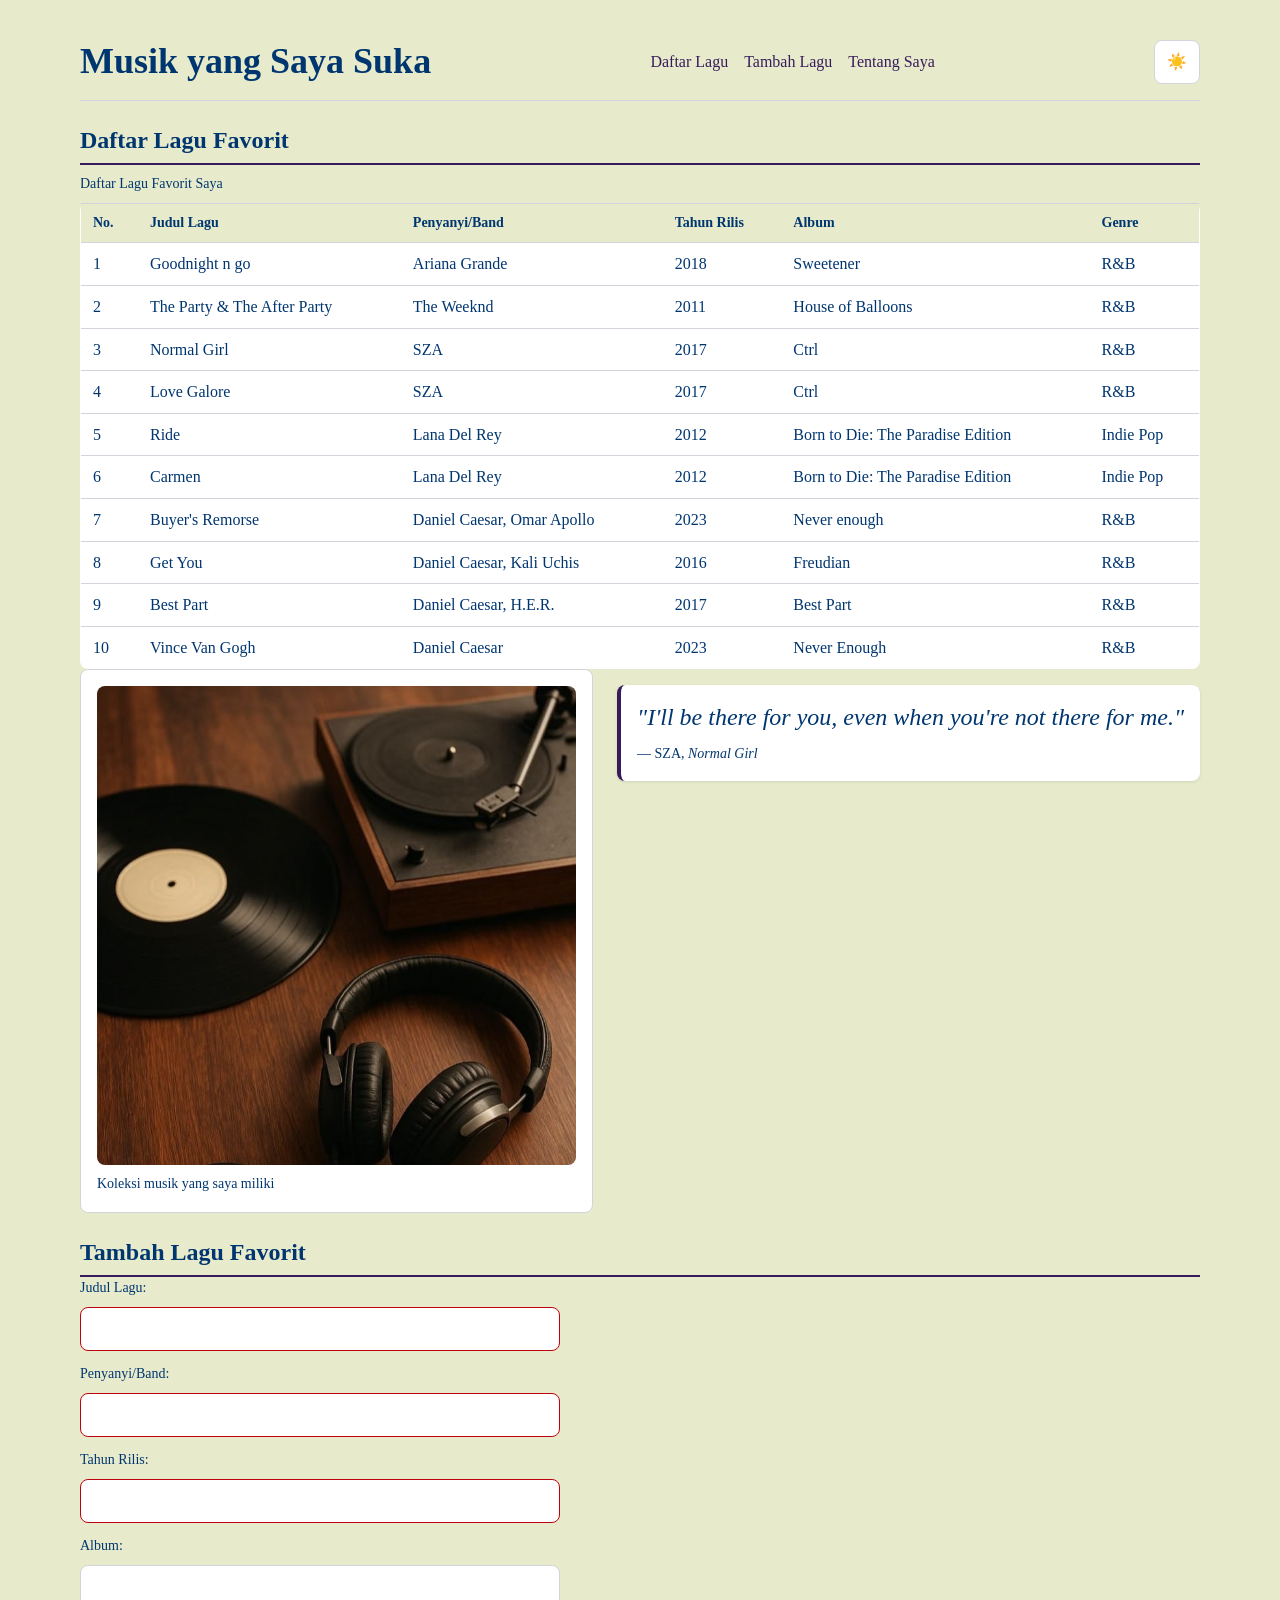
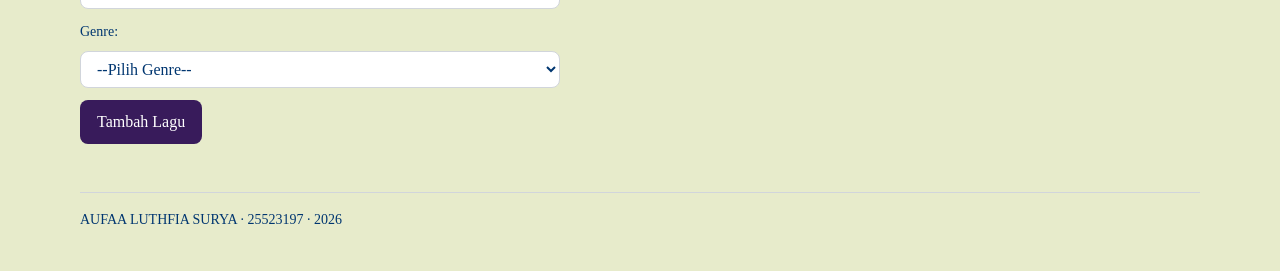
<file: Woeksheetp4/Profil (2).html>
<!DOCTYPE html>
  
<html lang="id">
<head>
  <meta charset="utf-8">
  <meta name="viewport" content="width=device-width, initial-scale=1.0">
  <title>MyY FAVORITE SONGS</title>
 
  <link rel="stylesheet" href="tokens.css">
  <link rel="stylesheet" href="base.css">
  <link rel="stylesheet" href="layout.css">
  <link rel="stylesheet" href="komponen.css">
  <link rel="stylesheet" href="tema.css">
</head>
<body>


<header>
<div class="header-baris">
  <h1>Musik yang Saya Suka</h1>
  <nav aria-label="Navigasi utama">
    <ul>
      <li><a href="#daftar-lagu">Daftar Lagu</a></li>
      <li><a href="#tambah-lagu">Tambah Lagu</a></li>
      <li><a href="#tentang-saya">Tentang Saya</a></li>
    </ul>
  </nav>
<label class="tombol-tema">
  <input type="checkbox" id="tema-terang" class="pengalih-tema">
  ☀️
</label>
</div>
</header>


<main>
     <section id="daftar-lagu">
          <h2>Daftar Lagu Favorit </h2>


<table>
     <caption>Daftar Lagu Favorit Saya</caption>
     <thead>
          <tr>
               <th scope="col">No.</th>
               <th scope="col">Judul Lagu</th>
               <th scope="col">Penyanyi/Band</th>
               <th scope="col">Tahun Rilis</th>
               <th scope="col">Album</th>
               <th scope="col">Genre</th>
          </tr>
     </thead>
     <tbody>
          <tr>
               <td>1</td>
               <td>Goodnight n go</td>
               <td>Ariana Grande</td>
               <td>2018</td>
               <td>Sweetener</td>
               <td>R&B</td>
          </tr>
          <tr>
               <td>2</td>
               <td>The Party & The After Party</td>
               <td>The Weeknd</td>
               <td>2011</td>
               <td>House of Balloons</td>
               <td>R&B</td>
          </tr>
          <tr>
               <td>3</td>
               <td>Normal Girl</td>
               <td>SZA</td>
               <td>2017</td>
               <td>Ctrl</td>
               <td>R&B</td>
          </tr>
          <tr>
               <td>4</td>
               <td>Love Galore</td>
               <td>SZA</td>
               <td>2017</td>
               <td>Ctrl</td>
               <td>R&B</td>
          </tr>
          <tr>
               <td>5</td>
               <td>Ride</td>
               <td>Lana Del Rey</td>
               <td>2012</td>
               <td>Born to Die: The Paradise Edition</td>
               <td>Indie Pop</td>
          </tr>
          <tr>
               <td>6</td>
               <td>Carmen</td>
               <td>Lana Del Rey</td>
               <td>2012</td>
               <td>Born to Die: The Paradise Edition</td>
               <td>Indie Pop</td>
          </tr>
          <tr>
               <td>7</td>
               <td>Buyer's Remorse</td>
               <td>Daniel Caesar, Omar Apollo</td>
               <td>2023</td>
               <td>Never enough</td>
               <td>R&B</td>
          </tr>
          <tr>
               <td>8</td>
               <td>Get You</td>
               <td>Daniel Caesar, Kali Uchis</td>
               <td>2016</td>
               <td>Freudian</td>
               <td>R&B</td>
          </tr>
          <tr>
               <td>9</td>
               <td>Best Part</td>
               <td>Daniel Caesar, H.E.R.</td>
               <td>2017</td>
               <td>Best Part</td>
               <td>R&B</td>
          </tr>
          <tr>
               <td>10</td>
               <td>Vince Van Gogh</td>
               <td>Daniel Caesar</td>
               <td>2023</td>
               <td>Never Enough</td>
               <td>R&B</td>
          </tr>
     </tbody>
</table>

  <div class="dua-kolom">
    <figure>
      <img src="Musik.jpeg"
           alt="Piringan hitam dan headphone di atas meja kayu"
           loading="lazy">
      <figcaption>Koleksi musik yang saya miliki</figcaption>
    </figure>


      <blockquote>
        <p>"I'll be there for you, even when you're not there for me."</p>
        <footer>— SZA, <cite>Normal Girl</cite></footer>
      </blockquote>
  </div>
</section>


<section id="tambah-lagu">
     <h2>Tambah Lagu Favorit</h2>
     
     <form action="/simpan" method="post">
          <p>
          <label for="judul">Judul Lagu:</label>
          <input type="text" id="judul" name="judul" required>
          </p>

          <p>
          <label for="penyanyi">Penyanyi/Band:</label>
          <input type="text" id="penyanyi" name="penyanyi" required>
          </p>

          <p>
          <label for="tahun">Tahun Rilis:</label>
          <input type="number" id="tahun" name="tahun" min="1900" max="2026" required>
          </p>

          <p>
          <label for="album">Album:</label>
          <input type="text" id="album" name="album">
          </p>

          <p>
          <label for="genre">Genre:</label>
          <select id="genre" name="genre" required>
               <option value="">--Pilih Genre--</option>
               <option value="Pop">Pop</option>
               <option value="Rock">Rock</option>
               <option value="R&B">R&B</option>
               <option value="Hip Hop">Hip Hop</option>
               <option value="Jazz">Jazz</option>
               <option value="Klasik">Klasik</option>
               <option value="Indie">Indie</option>
               <option value="folk">Folk</option>
               <option value="lainnya">Lainnya</option>
          </select>
          </p>

          <button type="submit">Tambah Lagu</button>
     </form>
</section>
</main>


<footer>
     <p>AUFAA LUTHFIA SURYA · 25523197 · 2026</p>
</footer>

</body>
</html>
</file>
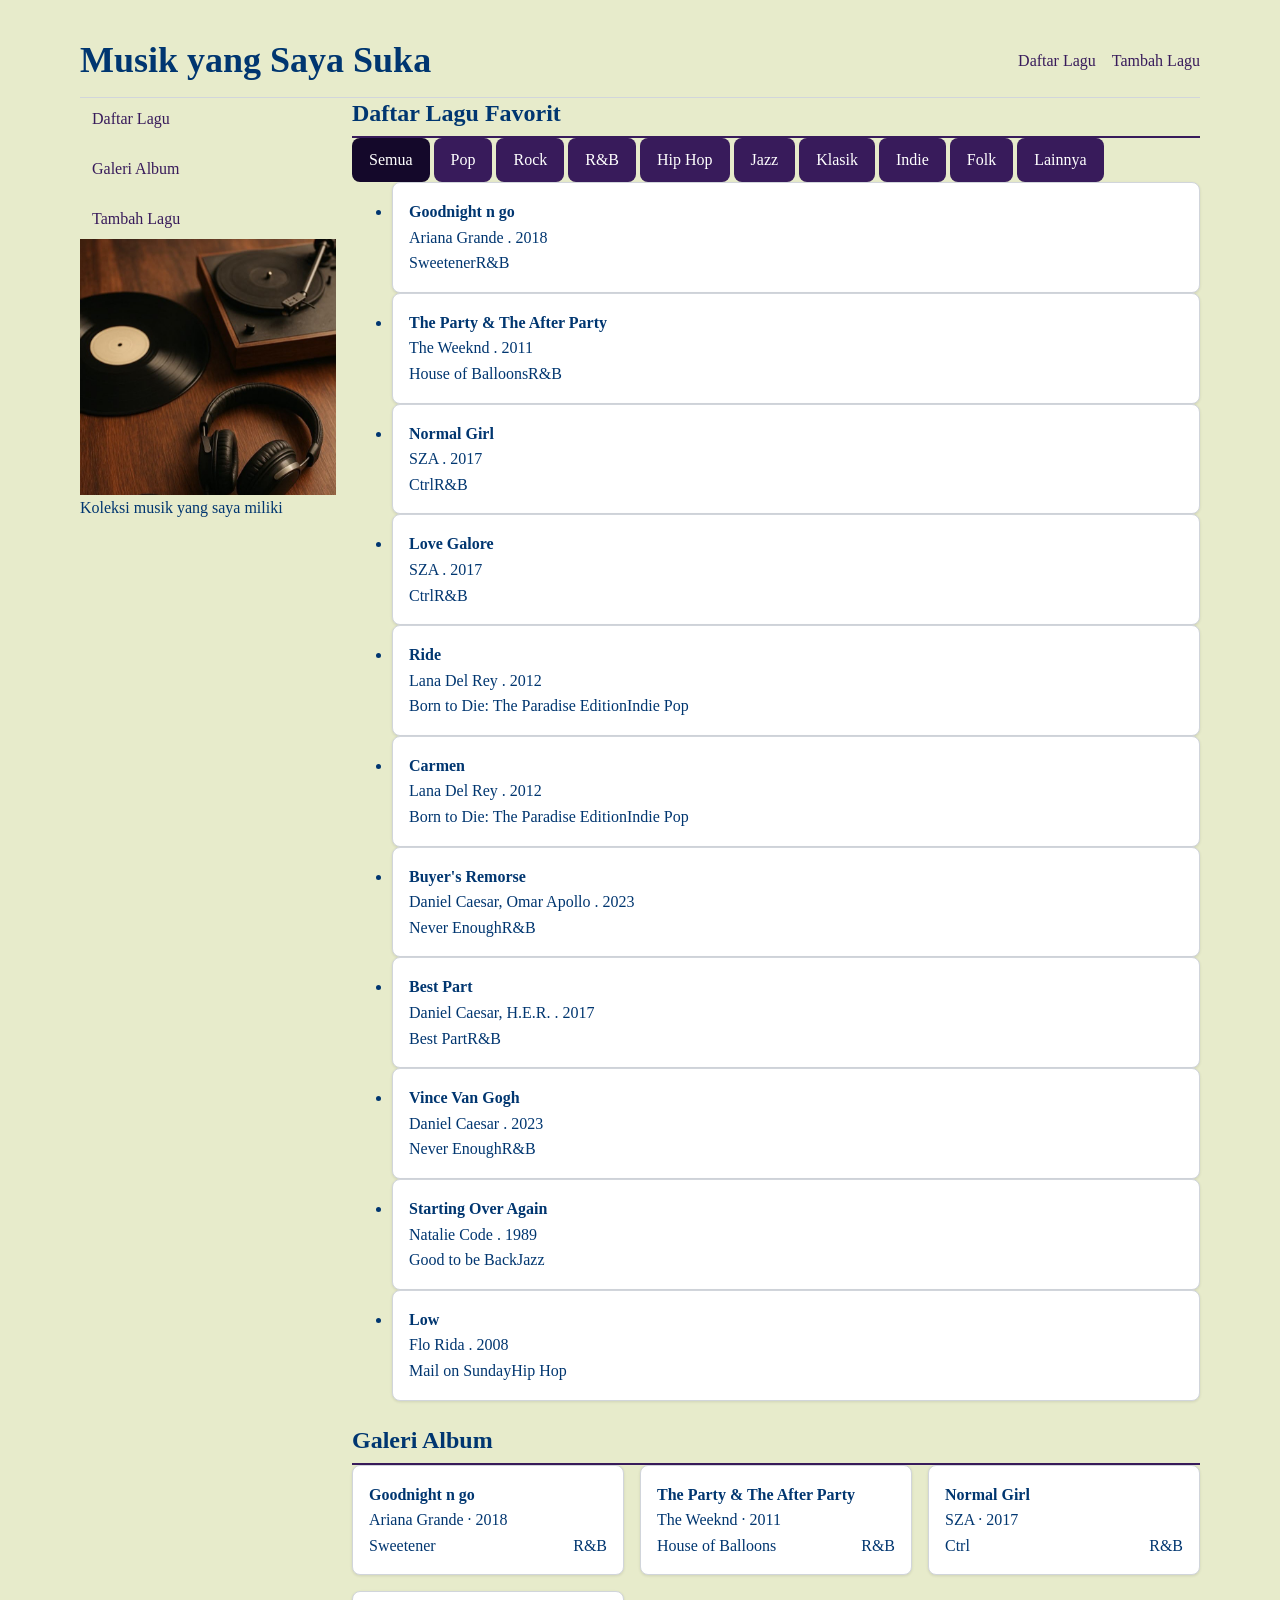
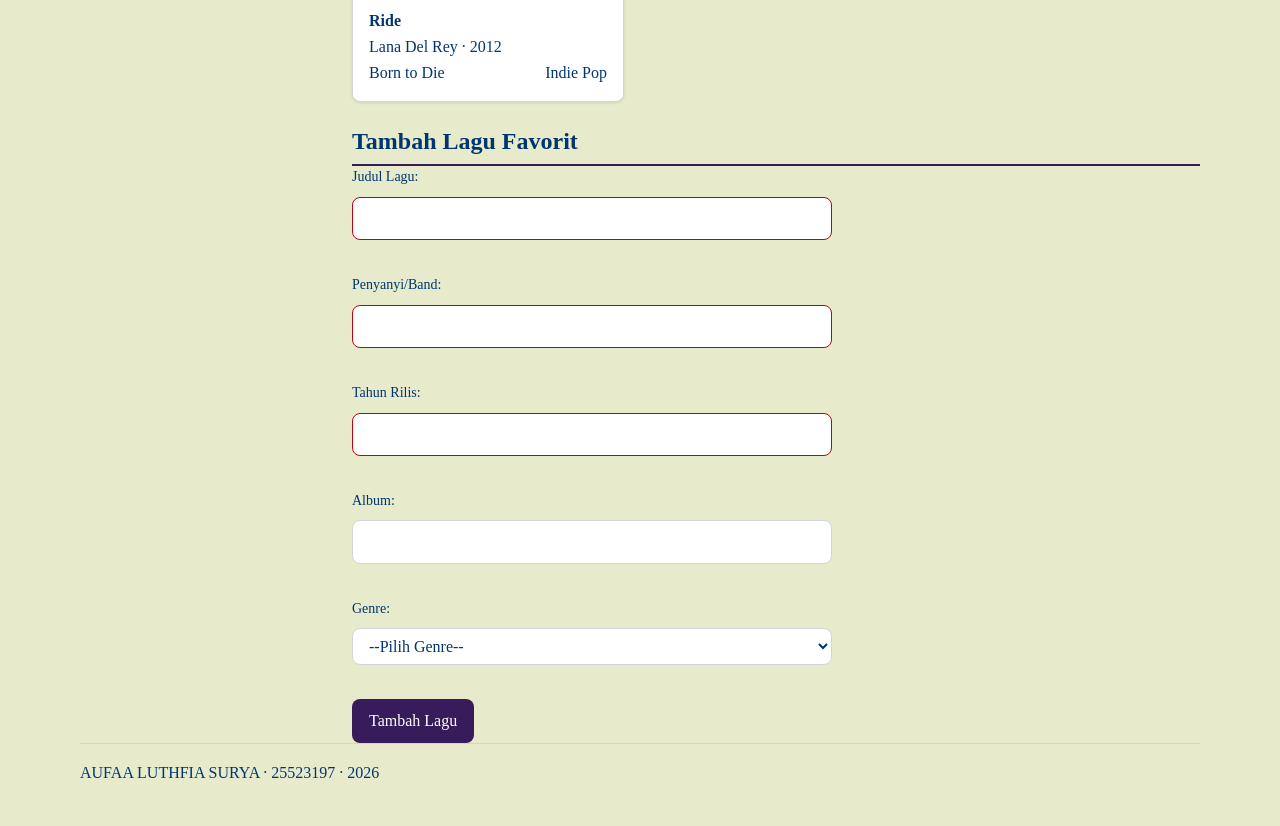
<file: Worksheetp10/profil.html>
<!DOCTYPE html>
<html lang="id">
<head>
  <meta charset="utf-8">
  <meta name="viewport" content="width=device-width, initial-scale=1.0">
  <title>MY FAVORITE SONGS</title>

  <link rel="stylesheet" href="tokens.css">
  <link rel="stylesheet" href="base.css">
  <link rel="stylesheet" href="layout.css">
  <link rel="stylesheet" href="komponen.css">
  <link rel="stylesheet" href="responsif.css">
  <link rel="stylesheet" href="tema.css">
</head>
<body>
<div class="page">

<header>
  <div class="header-baris">
    <h1>Musik yang Saya Suka</h1>
    <nav aria-label="Navigasi utama">
      <ul>
        <li><a href="#daftar-lagu">Daftar Lagu</a></li>
        <li><a href="#tambah-lagu">Tambah Lagu</a></li>
      </ul>
    </nav>
  </div>
</header>

<main class="content">

  <aside class="sisi">
    <nav aria-label="Navigasi samping">
      <ul>
        <li><a href="#daftar-lagu">Daftar Lagu</a></li>
        <li><a href="#galeri">Galeri Album</a></li>
        <li><a href="#tambah-lagu">Tambah Lagu</a></li>
      </ul>
    </nav>
    <figure>
      <img src="Musik.jpeg" 
           alt="Piringan hitam dan headphone di atas meja kayu"
           loading="lazy" 
           decoding="async">
      <figcaption>Koleksi musik yang saya miliki</figcaption>
    </figure>
  </aside>

  <div class="utama">

<section id="daftar-lagu">
  <h2>Daftar Lagu Favorit</h2>

  <div id="filter" class="filter" aria-label="Filter genre">
<button type="button" data-kategori="semua" class="filter aktif">Semua</button>
<button type="button" data-kategori="Pop" class="filter">Pop</button>
<button type="button" data-kategori="Rock" class="filter">Rock</button>
<button type="button" data-kategori="R&B" class="filter">R&B</button>
<button type="button" data-kategori="Hip Hop" class="filter">Hip Hop</button>
<button type="button" data-kategori="Jazz" class="filter">Jazz</button>
<button type="button" data-kategori="Klasik" class="filter">Klasik</button>
<button type="button" data-kategori="Indie" class="filter">Indie</button>
<button type="button" data-kategori="Folk" class="filter">Folk</button>
<button type="button" data-kategori="Lainnya" class="filter">Lainnya</button>
  </div>

  <ul id="daftar"></ul>
  <p id="kosong" hidden>Tidak ada lagu untuk kategori ini.</p>
  <p id="muat" hidden>Memuat lagu...</p>
  <p id="gagal" class="galat" role="alert" hidden></p>
</section>

    <section id="galeri">
      <h2>Galeri Album</h2>
      <div class="grid-galeri">

        <article class="kartu">
          <h3 class="kartu__judul">Goodnight n go</h3>
          <p class="kartu__isi">Ariana Grande · 2018</p>
          <div class="kartu__kaki"><span>Sweetener</span><span>R&amp;B</span></div>
        </article>

        <article class="kartu">
          <h3 class="kartu__judul">The Party &amp; The After Party</h3>
          <p class="kartu__isi">The Weeknd · 2011</p>
          <div class="kartu__kaki"><span>House of Balloons</span><span>R&amp;B</span></div>
        </article>

        <article class="kartu">
          <h3 class="kartu__judul">Normal Girl</h3>
          <p class="kartu__isi">SZA · 2017</p>
          <div class="kartu__kaki"><span>Ctrl</span><span>R&amp;B</span></div>
        </article>

        <article class="kartu">
          <h3 class="kartu__judul">Ride</h3>
          <p class="kartu__isi">Lana Del Rey · 2012</p>
          <div class="kartu__kaki"><span>Born to Die</span><span>Indie Pop</span></div>
        </article>

      </div>
    </section>

<section id="tambah-lagu">
  <h2>Tambah Lagu Favorit</h2>

  <form id="form-lagu" action="/simpan" method="post" novalidate>
    <p>
      <label for="judul">Judul Lagu:</label>
      <input type="text" id="judul" name="judul" required>
      <span class="galat" data-untuk="judul"></span>
    </p>
    <p>
      <label for="penyanyi">Penyanyi/Band:</label>
      <input type="text" id="penyanyi" name="penyanyi" required>
      <span class="galat" data-untuk="penyanyi"></span>
    </p>
    <p>
      <label for="tahun">Tahun Rilis:</label>
      <input type="number" id="tahun" name="tahun" min="1900" max="2026" required>
      <span class="galat" data-untuk="tahun"></span>
    </p>
    <p>
      <label for="album">Album:</label>
      <input type="text" id="album" name="album">
      <span class="galat" data-untuk="album"></span>
    </p>
    <p>
      <label for="genre">Genre:</label>
      <select id="genre" name="genre" required>
        <option value="">--Pilih Genre--</option>
        <option value="Pop">Pop</option>
        <option value="Rock">Rock</option>
        <option value="R&B">R&B</option>
        <option value="Hip Hop">Hip Hop</option>
        <option value="Jazz">Jazz</option>
        <option value="Klasik">Klasik</option>
        <option value="Indie">Indie</option>
        <option value="folk">Folk</option>
        <option value="lainnya">Lainnya</option>
      </select>
      <span class="galat" data-untuk="genre"></span>
    </p>
    <button type="submit">Tambah Lagu</button>
  </form>
</section>

  </div>

</main>

<footer>
  <p>AUFAA LUTHFIA SURYA · 25523197 · 2026</p>
</footer>

</div>
<script type="module" src="js/app.js"></script>
</body>
</html>
</file>
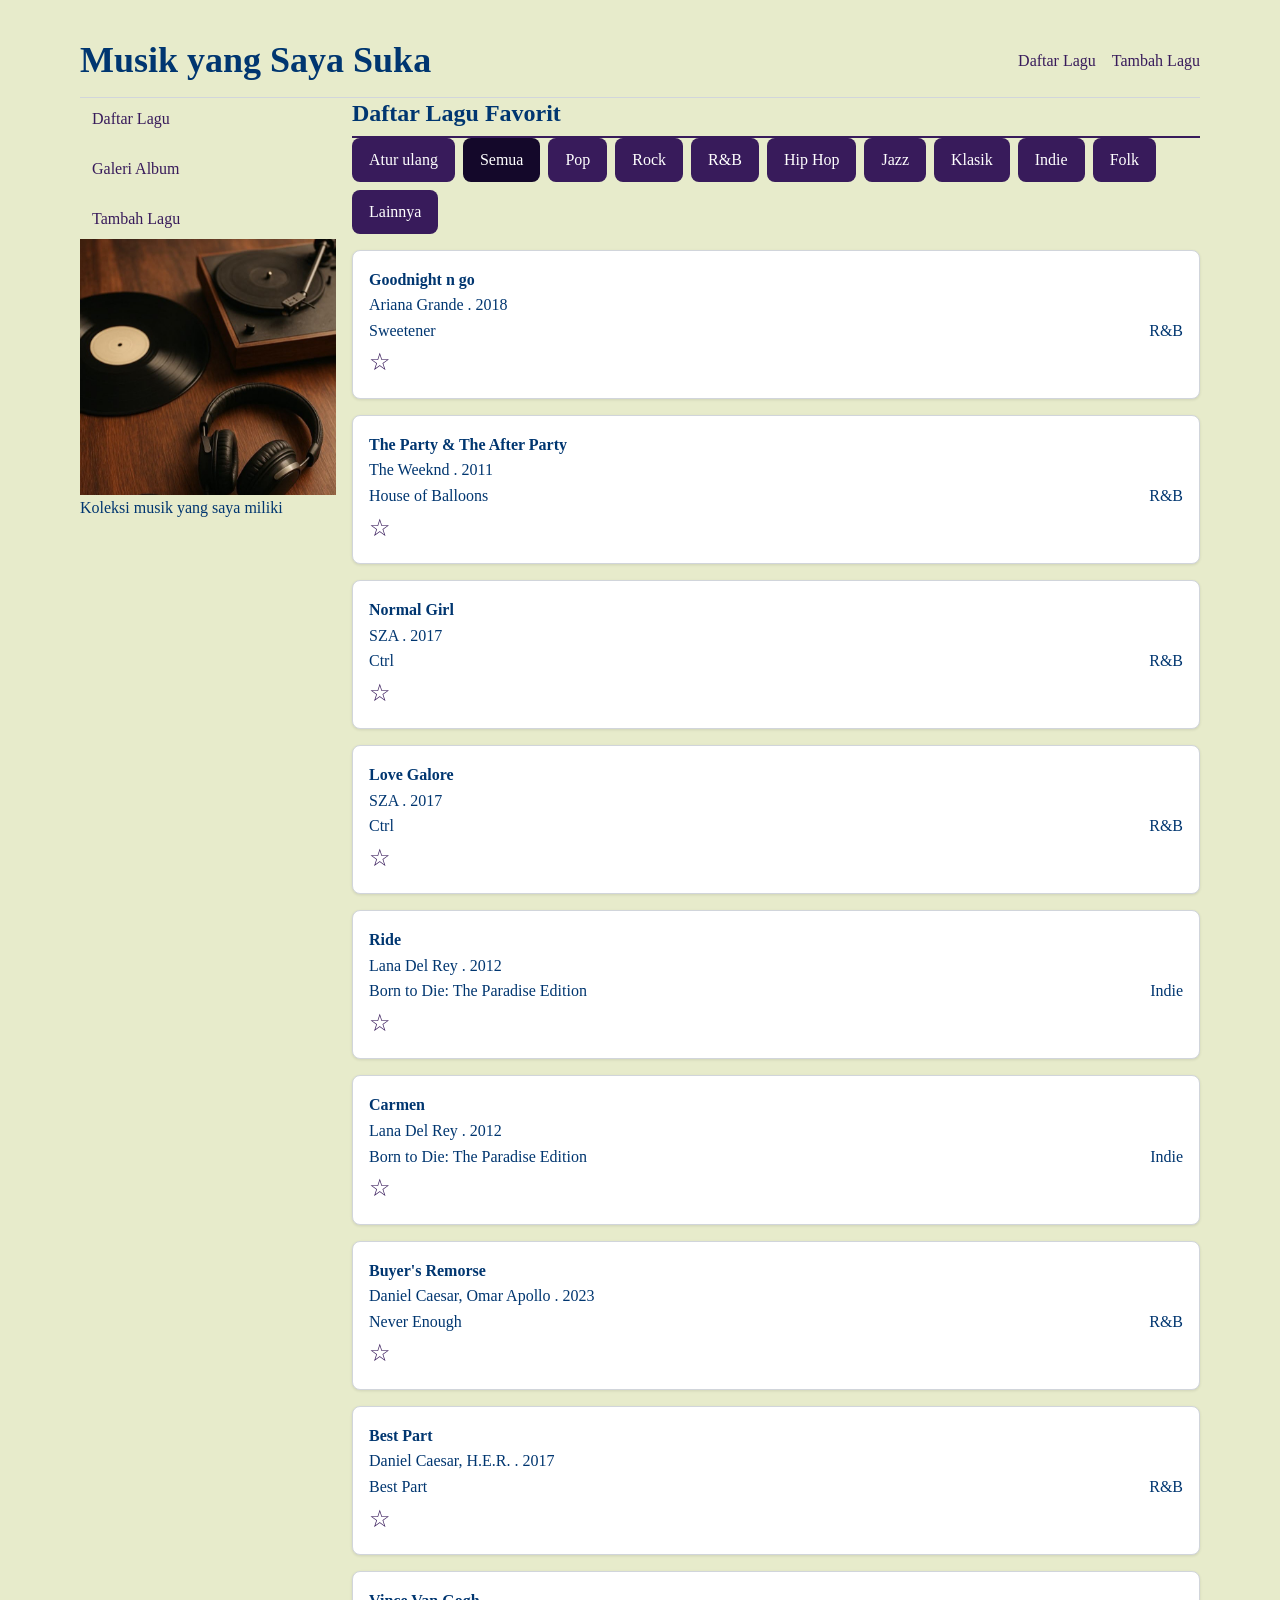
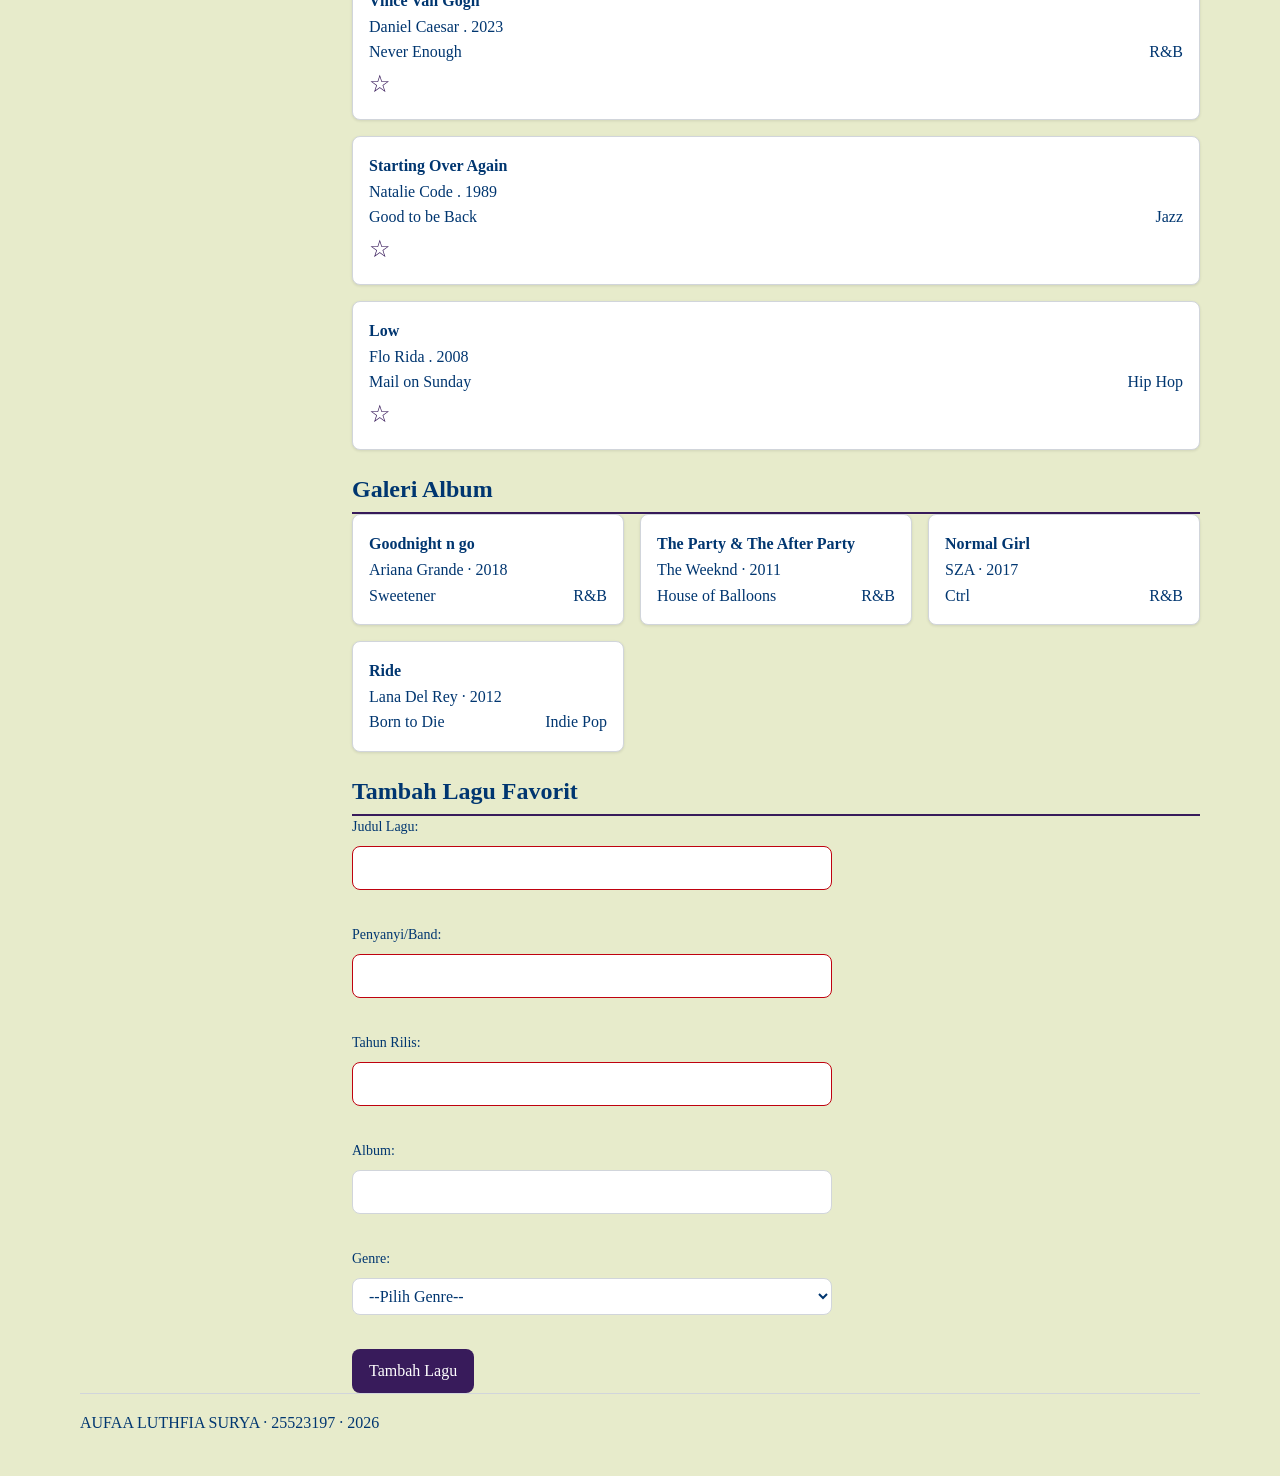
<file: Worksheetp11/profil.html>
<!DOCTYPE html>
<html lang="id">
<head>
  <meta charset="utf-8">
  <meta name="viewport" content="width=device-width, initial-scale=1.0">
  <title>MY FAVORITE SONGS</title>

  <link rel="icon" href="data:,">
  <link rel="stylesheet" href="tokens.css">
  <link rel="stylesheet" href="base.css">
  <link rel="stylesheet" href="layout.css">
  <link rel="stylesheet" href="komponen.css">
  <link rel="stylesheet" href="responsif.css">
  <link rel="stylesheet" href="tema.css">
</head>
<body>
<div class="page">

<header>
  <div class="header-baris">
    <h1>Musik yang Saya Suka</h1>
    <nav aria-label="Navigasi utama">
      <ul>
        <li><a href="#daftar-lagu">Daftar Lagu</a></li>
        <li><a href="#tambah-lagu">Tambah Lagu</a></li>
      </ul>
    </nav>
  </div>
</header>

<main class="content">

  <aside class="sisi">
    <nav aria-label="Navigasi samping">
      <ul>
        <li><a href="#daftar-lagu">Daftar Lagu</a></li>
        <li><a href="#galeri">Galeri Album</a></li>
        <li><a href="#tambah-lagu">Tambah Lagu</a></li>
      </ul>
    </nav>
    <figure>
      <img src="Musik.jpeg" 
           alt="Piringan hitam dan headphone di atas meja kayu"
           loading="lazy" 
           decoding="async">
      <figcaption>Koleksi musik yang saya miliki</figcaption>
    </figure>
  </aside>

  <div class="utama">

<section id="daftar-lagu">
  <h2>Daftar Lagu Favorit</h2>

  <div id="filter" class="filter" aria-label="Filter genre">
  <button type="button" id="atur-ulang">Atur ulang</button>
<button type="button" data-kategori="semua" class="filter aktif">Semua</button>
<button type="button" data-kategori="Pop" class="filter">Pop</button>
<button type="button" data-kategori="Rock" class="filter">Rock</button>
<button type="button" data-kategori="R&B" class="filter">R&B</button>
<button type="button" data-kategori="Hip Hop" class="filter">Hip Hop</button>
<button type="button" data-kategori="Jazz" class="filter">Jazz</button>
<button type="button" data-kategori="Klasik" class="filter">Klasik</button>
<button type="button" data-kategori="Indie" class="filter">Indie</button>
<button type="button" data-kategori="Folk" class="filter">Folk</button>
<button type="button" data-kategori="Lainnya" class="filter">Lainnya</button>
  </div>

  <ul id="daftar"></ul>
  <p id="kosong" hidden>Tidak ada lagu untuk kategori ini.</p>
  <p id="muat" hidden>Memuat lagu...</p>
  <p id="gagal" class="galat" role="alert" hidden></p>
</section>

    <section id="galeri">
      <h2>Galeri Album</h2>
      <div class="grid-galeri">

        <article class="kartu">
          <h3 class="kartu__judul">Goodnight n go</h3>
          <p class="kartu__isi">Ariana Grande · 2018</p>
          <div class="kartu__kaki"><span>Sweetener</span><span>R&amp;B</span></div>
        </article>

        <article class="kartu">
          <h3 class="kartu__judul">The Party &amp; The After Party</h3>
          <p class="kartu__isi">The Weeknd · 2011</p>
          <div class="kartu__kaki"><span>House of Balloons</span><span>R&amp;B</span></div>
        </article>

        <article class="kartu">
          <h3 class="kartu__judul">Normal Girl</h3>
          <p class="kartu__isi">SZA · 2017</p>
          <div class="kartu__kaki"><span>Ctrl</span><span>R&amp;B</span></div>
        </article>

        <article class="kartu">
          <h3 class="kartu__judul">Ride</h3>
          <p class="kartu__isi">Lana Del Rey · 2012</p>
          <div class="kartu__kaki"><span>Born to Die</span><span>Indie Pop</span></div>
        </article>

      </div>
    </section>

<section id="tambah-lagu">
  <h2>Tambah Lagu Favorit</h2>

  <form id="form-lagu" action="/simpan" method="post" novalidate>
    <p>
      <label for="judul">Judul Lagu:</label>
      <input type="text" id="judul" name="judul" required>
      <span class="galat" data-untuk="judul"></span>
    </p>
    <p>
      <label for="penyanyi">Penyanyi/Band:</label>
      <input type="text" id="penyanyi" name="penyanyi" required>
      <span class="galat" data-untuk="penyanyi"></span>
    </p>
    <p>
      <label for="tahun">Tahun Rilis:</label>
      <input type="number" id="tahun" name="tahun" min="1900" max="2026" required>
      <span class="galat" data-untuk="tahun"></span>
    </p>
    <p>
      <label for="album">Album:</label>
      <input type="text" id="album" name="album">
      <span class="galat" data-untuk="album"></span>
    </p>
    <p>
      <label for="genre">Genre:</label>
      <select id="genre" name="genre" required>
        <option value="">--Pilih Genre--</option>
        <option value="Pop">Pop</option>
        <option value="Rock">Rock</option>
        <option value="R&B">R&B</option>
        <option value="Hip Hop">Hip Hop</option>
        <option value="Jazz">Jazz</option>
        <option value="Klasik">Klasik</option>
        <option value="Indie">Indie</option>
        <option value="folk">Folk</option>
        <option value="lainnya">Lainnya</option>
      </select>
      <span class="galat" data-untuk="genre"></span>
    </p>
    <button type="submit">Tambah Lagu</button>
  </form>
</section>

  </div>

</main>

<footer>
  <p>AUFAA LUTHFIA SURYA · 25523197 · 2026</p>
</footer>

</div>
<script type="module" src="js/app.js"></script>
</body>
</html>
</file>
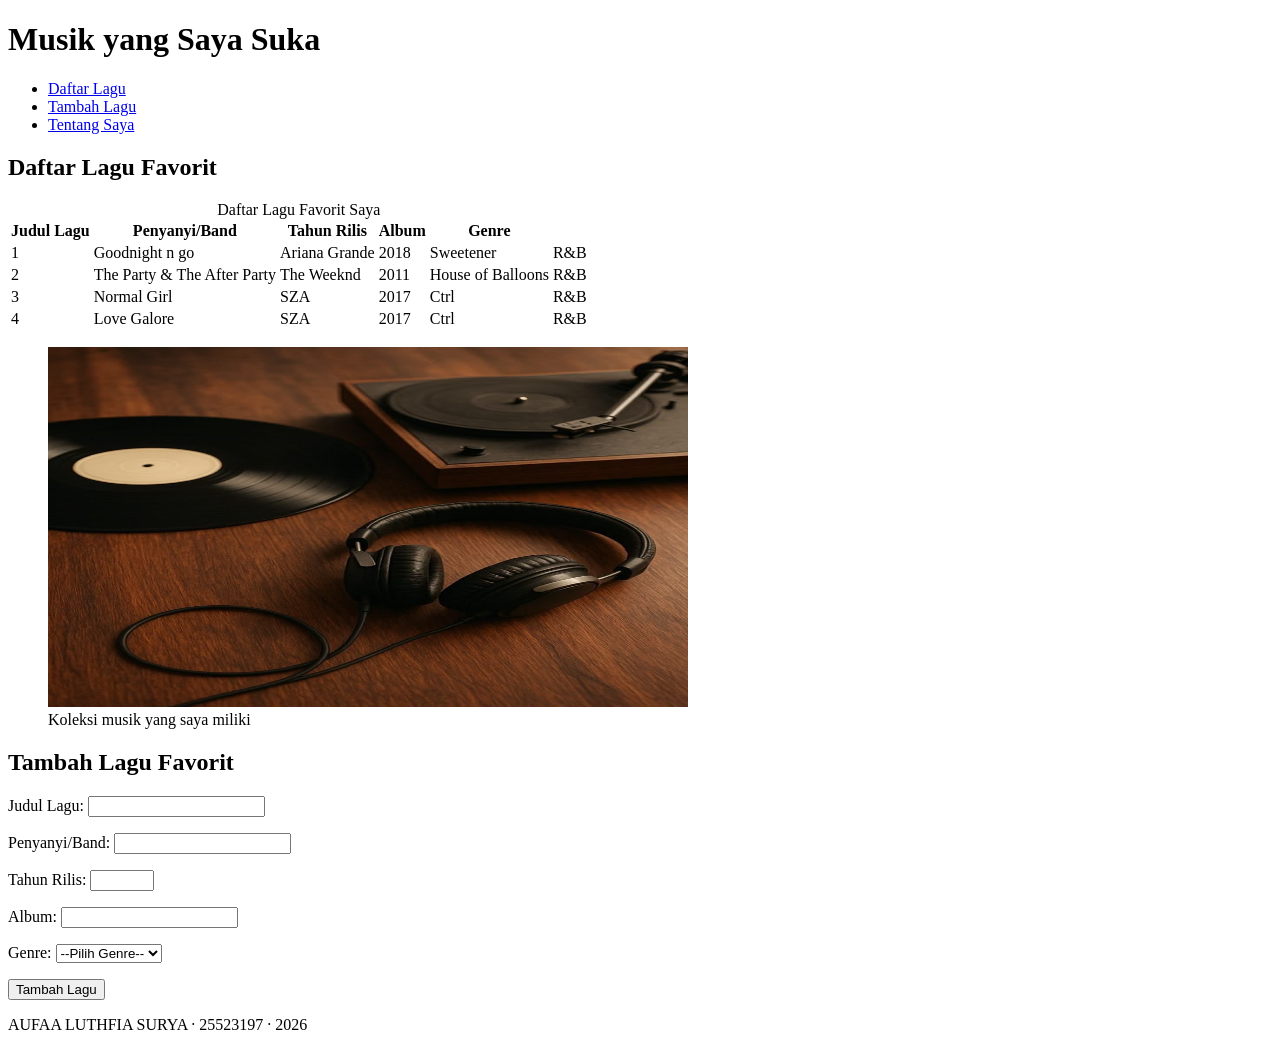
<file: Worksheetp3/profil.html>
<!DOCTYPE html>
<!--
  KERANGKA AWAL — Halaman Profil Saya
  PABW 2026/2027 · Pertemuan 3

  Cara pakai:
  1. Salin berkas ini, ganti nama menjadi profil.html
  2. Ganti setiap tulisan TODO dengan isi milik Anda SENDIRI
  3. Simpan, lalu buka di peramban (F5 untuk memuat ulang)
  4. Kerjakan berurutan mengikuti Lembar B, C, D, dan E pada worksheet

  Jangan menghapus komentar TODO sebelum bagian itu Anda kerjakan —
  komentar itu adalah daftar periksa Anda sendiri.
-->
  
<html lang="id">
<head>
 <!-- TODO B.1: tambahkan dua baris meta di bawah ini: -->
  <title>Musik yang Saya Suka</title>
       <meta charset="utf-8">
       <meta name="viewport" content="width=device-width, initial-scale=1">
</head>
<body>

  <!-- TODO C.1: buat <header> di sini.
       Isinya: satu <h1> berisi judul halaman Anda.
       Di dalamnya juga ada <nav> berisi 3 tautan ke bagian halaman. -->
<header>
  <h1>Musik yang Saya Suka</h1>
  <nav aria-label="Navigasi utama">
    <ul>
      <li><a href="#daftar-lagu">Daftar Lagu</a></li>
      <li><a href="#tambah-lagu">Tambah Lagu</a></li>
      <li><a href="#tentang-saya">Tentang Saya</a></li>
    </ul>
  </nav>
</header>

  <!-- TODO C.2: buat <main> di sini sebagai pembungkus semua bagian isi.
       Di dalamnya ada 2 <section>, masing-masing punya <h2> sendiri. -->
<main>
     <section id="daftar-lagu">
          <h2>Daftar Lagu Favorit </h2>

    <!-- TODO D.1: di dalam section pertama, buat tabel data Anda.
         Wajib ada: <caption>, <thead>, <th scope="col">, dan minimal 3 baris data. -->
<table>
     <caption>Daftar Lagu Favorit Saya</caption>
     <thead>
          <tr>
               <th scope="col">Judul Lagu</th>
               <th scope="col">Penyanyi/Band</th>
               <th scope="col">Tahun Rilis</th>
               <th scope="col">Album</th>
               <th scope="col">Genre</th>
          </tr>
     </thead>
     <tbody>
          <tr>
               <td>1</td>
               <td>Goodnight n go</td>
               <td>Ariana Grande</td>
               <td>2018</td>
               <td>Sweetener</td>
               <td>R&B</td>
          </tr>
          <tr>
               <td>2</td>
               <td>The Party & The After Party</td>
               <td>The Weeknd</td>
               <td>2011</td>
               <td>House of Balloons</td>
               <td>R&B</td>
          </tr>
          <tr>
               <td>3</td>
               <td>Normal Girl</td>
               <td>SZA</td>
               <td>2017</td>
               <td>Ctrl</td>
               <td>R&B</td>
          </tr>
          <tr>
               <td>4</td>
               <td>Love Galore</td>
               <td>SZA</td>
               <td>2017</td>
               <td>Ctrl</td>
               <td>R&B</td>
          </tr>
     </tbody>
</table>

<figure>
     <img src="Musik.jpeg" 
     alt="Piringan hitam dan headphone di atas meja kayu"
     width="640" height="360" loading="lazy">
     <figcaption>Koleksi musik yang saya miliki</figcaption>
</section>

    <!-- TODO E.1: di dalam section kedua, buat form Anda.
         Wajib ada: minimal 3 kolom, setiap kolom punya <label for> yang
         cocok dengan id input-nya, dan satu atribut validasi. -->
<section id="tambah-lagu">
     <h2>Tambah Lagu Favorit</h2>
     
     <form action="/simpan" method="post">
          <p>
          <label for="judul">Judul Lagu:</label>
          <input type="text" id="judul" name="judul" required>
          </p>

          <p>
          <label for="penyanyi">Penyanyi/Band:</label>
          <input type="text" id="penyanyi" name="penyanyi" required>
          </p>

          <p>
          <label for="tahun">Tahun Rilis:</label>
          <input type="number" id="tahun" name="tahun" min="1900" max="2026" required>
          </p>

          <p>
          <label for="album">Album:</label>
          <input type="text" id="album" name="album">
          </p>

          <p>
          <label for="genre">Genre:</label>
          <select id="genre" name="genre" required>
               <option value="">--Pilih Genre--</option>
               <option value="Pop">Pop</option>
               <option value="Rock">Rock</option>
               <option value="R&B">R&B</option>
               <option value="Hip Hop">Hip Hop</option>
               <option value="Jazz">Jazz</option>
               <option value="Klasik">Klasik</option>
               <option value="Indie">Indie</option>
               <option value="folk">Folk</option>
               <option value="lainnya">Lainnnya</option>
          </select>
          </p>

          <button type="submit">Tambah Lagu</button>
     </form>
</section>
</main>

  <!-- TODO C.3: buat <footer> di sini.
       Isinya: nama Anda, NIM Anda, dan tahun. -->
<footer>
     <p>AUFAA LUTHFIA SURYA · 25523197 · 2026</p>
</footer>

</body>
</html>
</file>
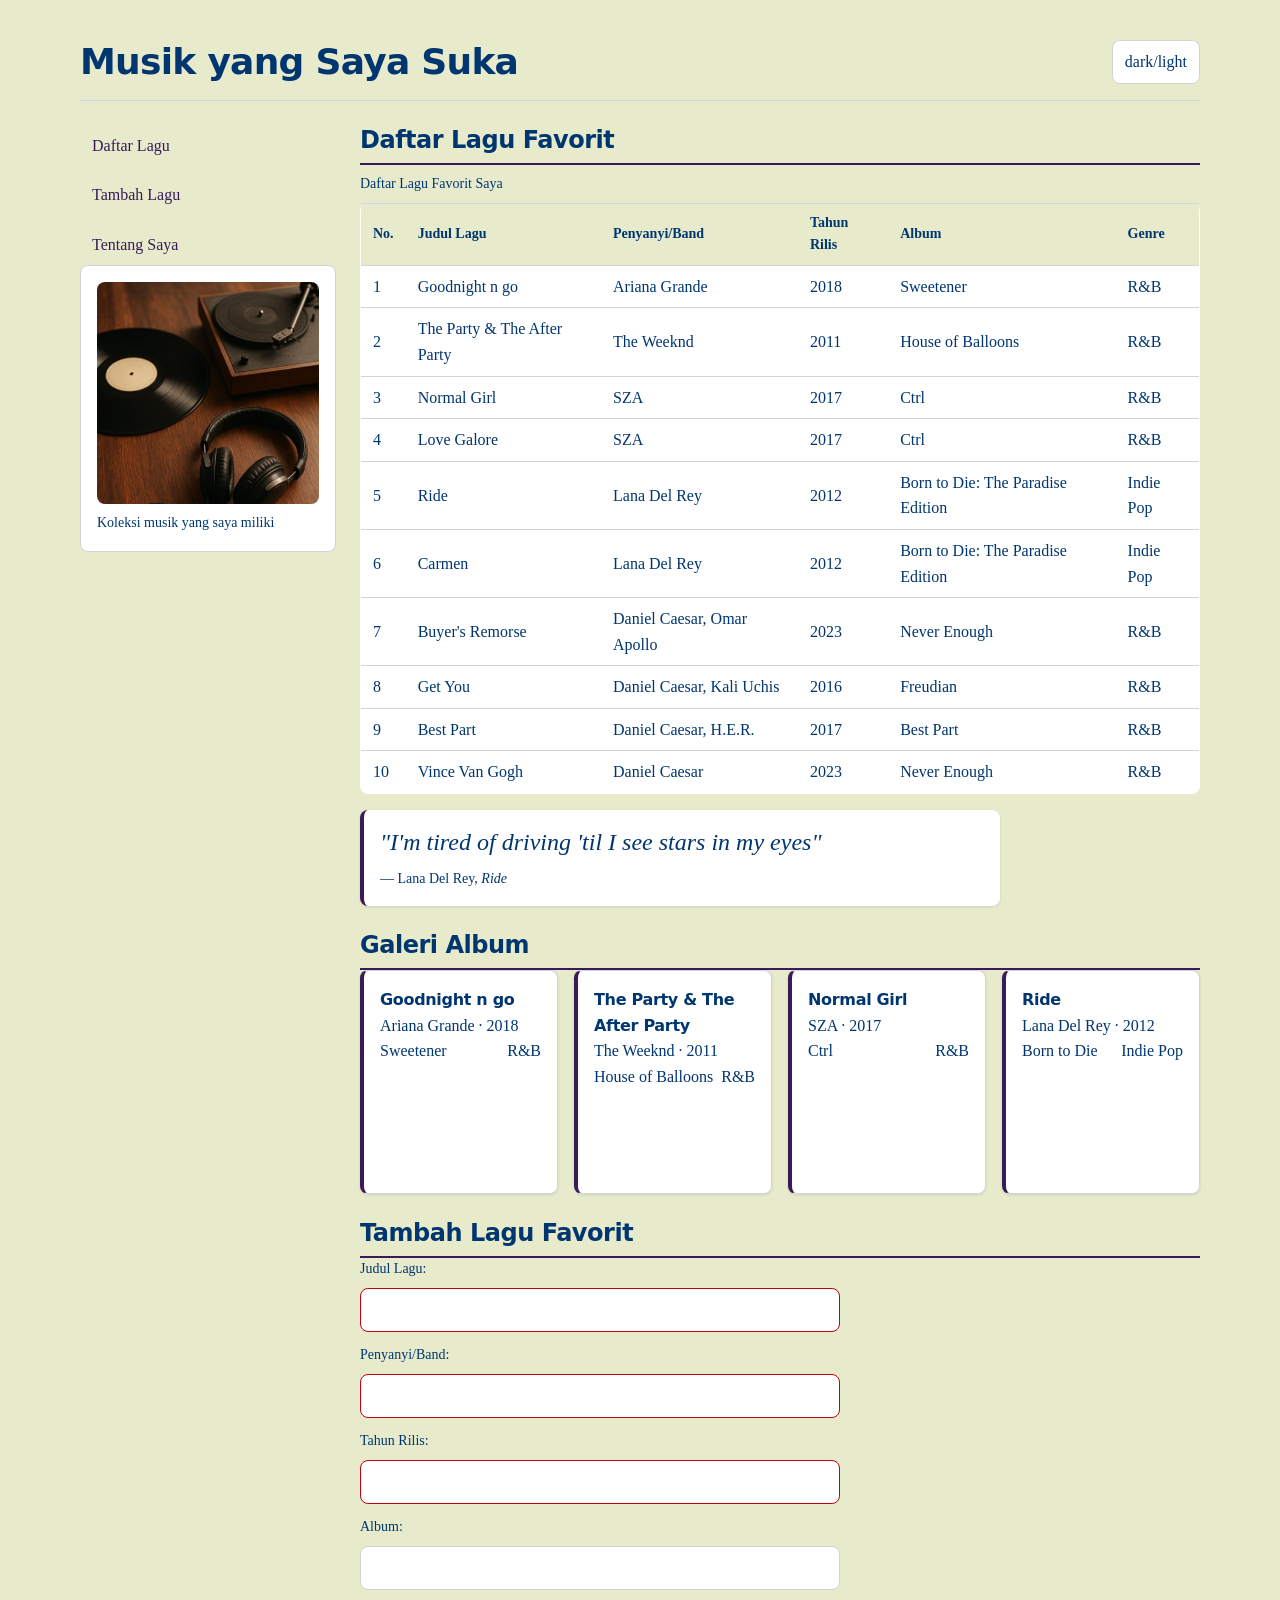
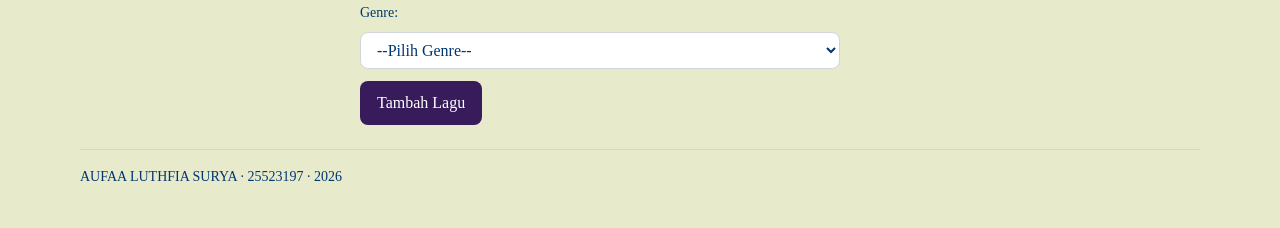
<file: Worksheetp5/Profil (2).html>
<!DOCTYPE html>
<html lang="id">
<head>
  <meta charset="utf-8">
  <meta name="viewport" content="width=device-width, initial-scale=1.0">
  <title>MY FAVORITE SONGS</title>

  <link rel="stylesheet" href="tokens.css">
  <link rel="stylesheet" href="base.css">
  <link rel="stylesheet" href="layout.css">
  <link rel="stylesheet" href="komponen.css">
  <link rel="stylesheet" href="tema.css">
</head>
<body>
<div class="page">

<header>
  <div class="header-baris">
    <h1>Musik yang Saya Suka</h1>
    <label class="tombol-tema">
      <input type="checkbox" id="tema-terang" class="pengalih-tema">
      dark/light
    </label>
  </div>
</header>

<main class="isi">

  <aside class="sisi">
    <nav aria-label="Navigasi utama">
      <ul>
        <li><a href="#daftar-lagu">Daftar Lagu</a></li>
        <li><a href="#tambah-lagu">Tambah Lagu</a></li>
        <li><a href="#tentang-saya">Tentang Saya</a></li>
      </ul>
    </nav>
    <figure>
      <img src="Musik.jpeg" alt="Piringan hitam dan headphone di atas meja kayu" loading="lazy">
      <figcaption>Koleksi musik yang saya miliki</figcaption>
    </figure>
  </aside>

  <div class="utama">

    <section id="daftar-lagu">
      <h2>Daftar Lagu Favorit</h2>

      <table>
        <caption>Daftar Lagu Favorit Saya</caption>
        <thead>
          <tr>
            <th scope="col">No.</th>
            <th scope="col">Judul Lagu</th>
            <th scope="col">Penyanyi/Band</th>
            <th scope="col">Tahun Rilis</th>
            <th scope="col">Album</th>
            <th scope="col">Genre</th>
          </tr>
        </thead>
        <tbody>
          <tr><td>1</td>
              <td>Goodnight n go</td>
              <td>Ariana Grande</td>
              <td>2018</td>
              <td>Sweetener</td>
              <td>R&B</td>
          </tr>
          <tr>
            <td>2</td>
            <td>The Party & The After Party</td>
            <td>The Weeknd</td>
            <td>2011</td>
            <td>House of Balloons</td>
            <td>R&B</td>
          </tr>
          <tr>
            <td>3</td>
            <td>Normal Girl</td>
            <td>SZA</td>
            <td>2017</td>
            <td>Ctrl</td>
            <td>R&B</td>
          </tr>
          <tr>
            <td>4</td>
            <td>Love Galore</td>
            <td>SZA</td>
            <td>2017</td>
            <td>Ctrl</td>
            <td>R&B</td>
          </tr>
          <tr>
            <td>5</td>
            <td>Ride</td>
            <td>Lana Del Rey</td>
            <td>2012</td>
            <td>Born to Die: The Paradise Edition</td>
            <td>Indie Pop</td>
          </tr>
          <tr>
            <td>6</td>
            <td>Carmen</td>
            <td>Lana Del Rey</td>
            <td>2012</td>
            <td>Born to Die: The Paradise Edition</td>
            <td>Indie Pop</td>
          </tr>
          <tr>
            <td>7</td>
            <td>Buyer's Remorse</td>
            <td>Daniel Caesar, Omar Apollo</td>
            <td>2023</td>
            <td>Never Enough</td>
            <td>R&B</td>
          </tr>
          <tr>
            <td>8</td>
            <td>Get You</td>
            <td>Daniel Caesar, Kali Uchis</td>
            <td>2016</td>
            <td>Freudian</td>
            <td>R&B</td>
          </tr>
          <tr>
            <td>9</td>
            <td>Best Part</td>
            <td>Daniel Caesar, H.E.R.</td>
            <td>2017</td>
            <td>Best Part</td>
            <td>R&B</td>
          </tr>
          <tr>
            <td>10</td>
            <td>Vince Van Gogh</td>
            <td>Daniel Caesar</td>
            <td>2023</td>
            <td>Never Enough</td>
            <td>R&B</td>
          </tr>
        </tbody>
      </table>

      <blockquote>
        <p>"I'm tired of driving 'til I see stars in my eyes"</p>
        <footer>— Lana Del Rey, <cite>Ride</cite></footer>
      </blockquote>
    </section>

    <section id="galeri">
      <h2>Galeri Album</h2>
      <div class="galeri">

        <article class="kartu">
          <h3 class="kartu__judul">Goodnight n go</h3>
          <p class="kartu__isi">Ariana Grande · 2018</p>
          <div class="kartu__kaki">
            <span>Sweetener</span>
            <span>R&amp;B</span>
          </div>
        </article>

        <article class="kartu">
          <h3 class="kartu__judul">The Party &amp; The After Party</h3>
          <p class="kartu__isi">The Weeknd · 2011</p>
          <div class="kartu__kaki">
            <span>House of Balloons</span>
            <span>R&amp;B</span>
          </div>
        </article>

        <article class="kartu">
          <h3 class="kartu__judul">Normal Girl</h3>
          <p class="kartu__isi">SZA · 2017</p>
          <div class="kartu__kaki">
            <span>Ctrl</span>
            <span>R&amp;B</span>
          </div>
        </article>

        <article class="kartu">
          <h3 class="kartu__judul">Ride</h3>
          <p class="kartu__isi">Lana Del Rey · 2012</p>
          <div class="kartu__kaki">
            <span>Born to Die</span>
            <span>Indie Pop</span>
          </div>
        </article>

      </div>
    </section>

    <section id="tambah-lagu">
      <h2>Tambah Lagu Favorit</h2>

      <form action="/simpan" method="post">
        <p>
          <label for="judul">Judul Lagu:</label>
          <input type="text" id="judul" name="judul" required>
        </p>
        <p>
          <label for="penyanyi">Penyanyi/Band:</label>
          <input type="text" id="penyanyi" name="penyanyi" required>
        </p>
        <p>
          <label for="tahun">Tahun Rilis:</label>
          <input type="number" id="tahun" name="tahun" min="1900" max="2026" required>
        </p>
        <p>
          <label for="album">Album:</label>
          <input type="text" id="album" name="album">
        </p>
        <p>
          <label for="genre">Genre:</label>
          <select id="genre" name="genre" required>
            <option value="">--Pilih Genre--</option>
            <option value="Pop">Pop</option>
            <option value="Rock">Rock</option>
            <option value="R&B">R&B</option>
            <option value="Hip Hop">Hip Hop</option>
            <option value="Jazz">Jazz</option>
            <option value="Klasik">Klasik</option>
            <option value="Indie">Indie</option>
            <option value="folk">Folk</option>
            <option value="lainnya">Lainnya</option>
          </select>
        </p>
        <button type="submit">Tambah Lagu</button>
      </form>
    </section>

  </div>

</main>

<footer>
  <p>AUFAA LUTHFIA SURYA · 25523197 · 2026</p>
</footer>

</div>
</body>
</html>
</file>
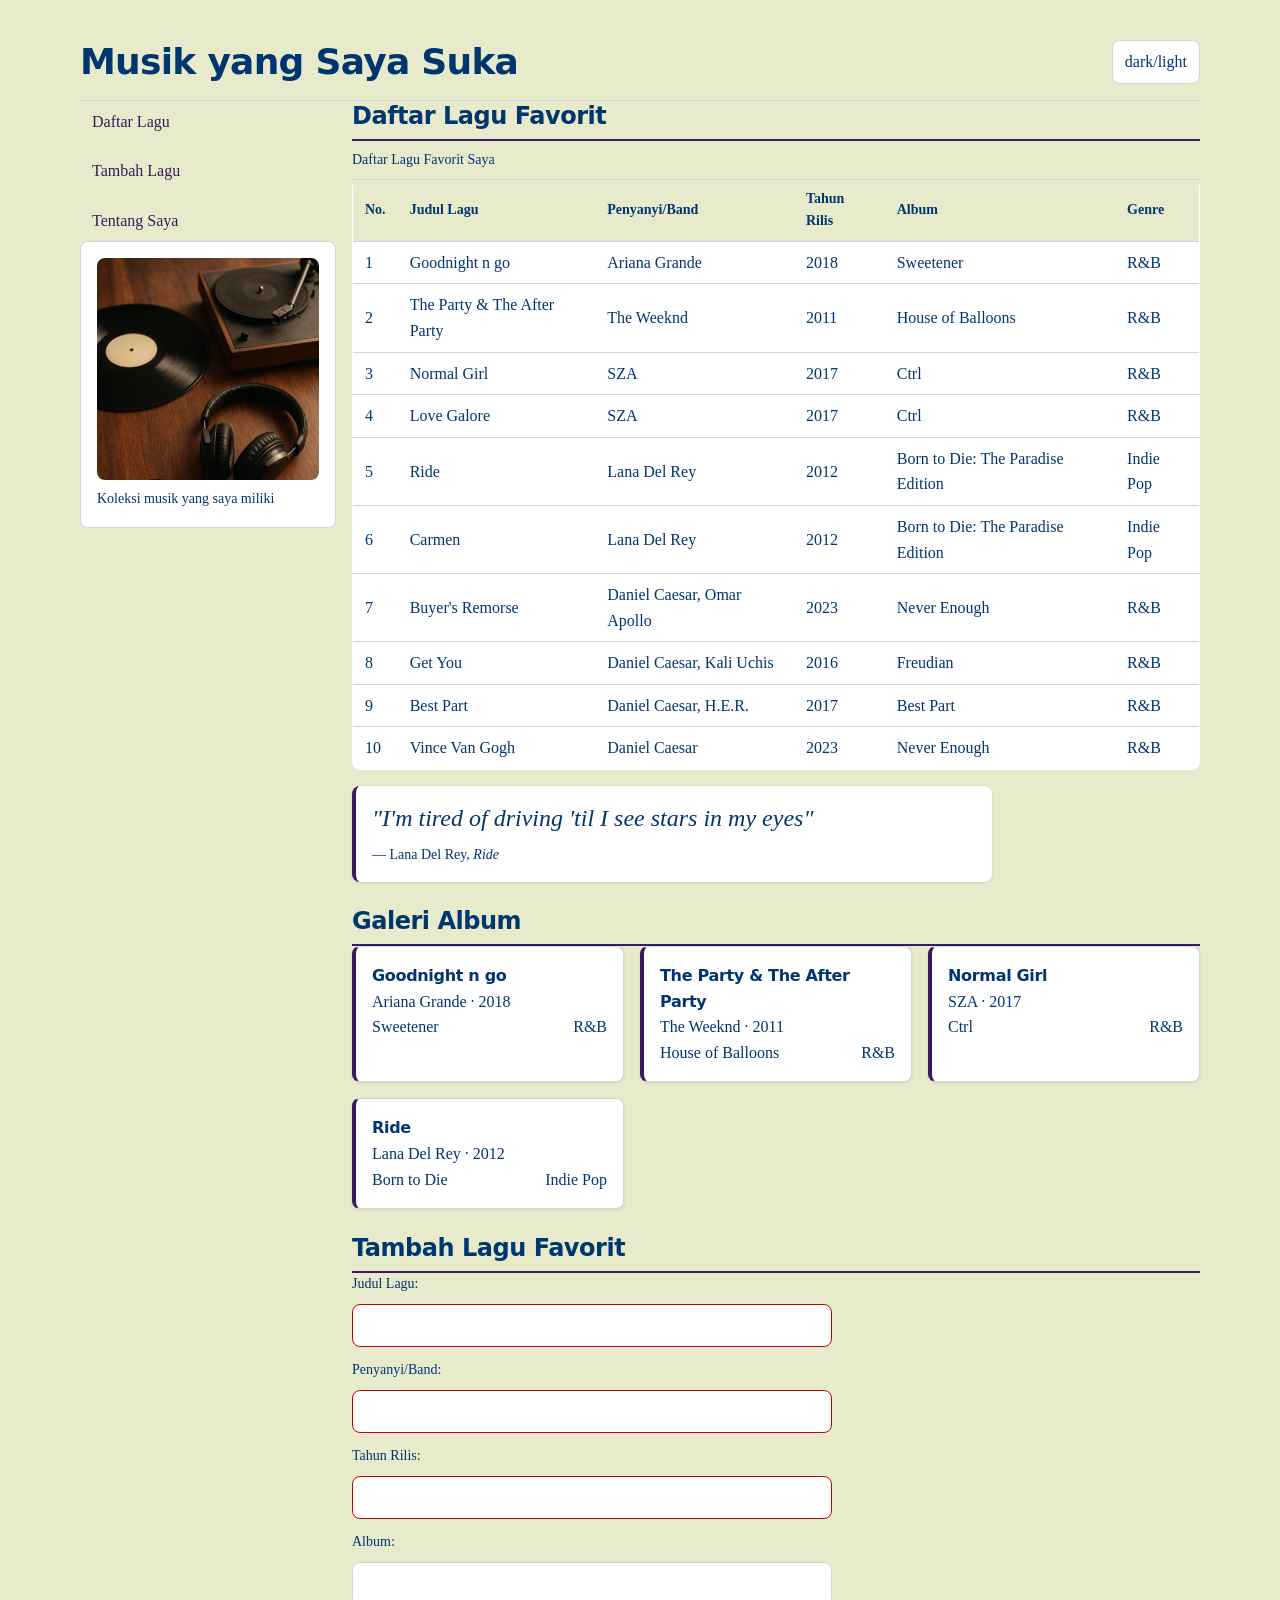
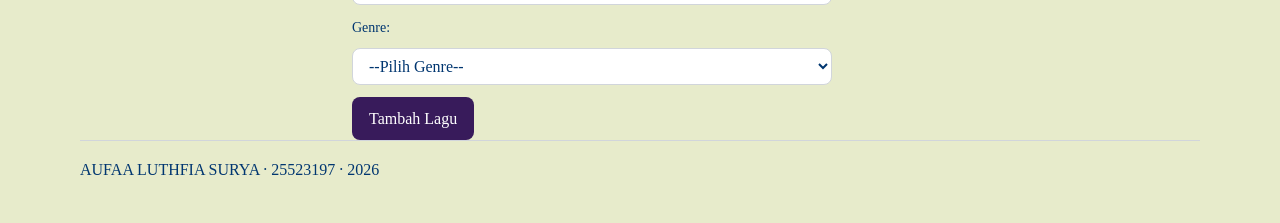
<file: Worksheetp6/Profil (2).html>
<!DOCTYPE html>
<html lang="id">
<head>
  <meta charset="utf-8">
  <meta name="viewport" content="width=device-width, initial-scale=1.0">
  <title>MY FAVORITE SONGS</title>

  <link rel="stylesheet" href="tokens.css">
  <link rel="stylesheet" href="base.css">
  <link rel="stylesheet" href="layout.css">
  <link rel="stylesheet" href="komponen.css">
  <link rel="stylesheet" href="tema.css">
  <link rel="stylesheet" href="responsif.css">
</head>
<body>
<div class="page">

<header>
  <div class="header-baris">
    <h1>Musik yang Saya Suka</h1>
    <label class="tombol-tema">
      <input type="checkbox" id="tema-terang" class="pengalih-tema">
      dark/light
    </label>
  </div>
</header>

<main class="content">

  <aside class="sisi">
    <nav aria-label="Navigasi utama">
      <ul>
        <li><a href="#daftar-lagu">Daftar Lagu</a></li>
        <li><a href="#tambah-lagu">Tambah Lagu</a></li>
        <li><a href="#tentang-saya">Tentang Saya</a></li>
      </ul>
    </nav>
    <figure>
      <img src="Musik.jpeg" alt="Piringan hitam dan headphone di atas meja kayu" loading="lazy">
      <figcaption>Koleksi musik yang saya miliki</figcaption>
    </figure>
  </aside>

  <div class="utama">

    <section id="daftar-lagu">
      <h2>Daftar Lagu Favorit</h2>

      <div class="table-wrap">
      <table>
        <caption>Daftar Lagu Favorit Saya</caption>
        <thead>
          <tr>
            <th scope="col">No.</th>
            <th scope="col">Judul Lagu</th>
            <th scope="col">Penyanyi/Band</th>
            <th scope="col">Tahun Rilis</th>
            <th scope="col">Album</th>
            <th scope="col">Genre</th>
          </tr>
        </thead>
        <tbody>
          <tr><td>1</td>
              <td>Goodnight n go</td>
              <td>Ariana Grande</td>
              <td>2018</td>
              <td>Sweetener</td>
              <td>R&B</td>
          </tr>
          <tr>
            <td>2</td>
            <td>The Party & The After Party</td>
            <td>The Weeknd</td>
            <td>2011</td>
            <td>House of Balloons</td>
            <td>R&B</td>
          </tr>
          <tr>
            <td>3</td>
            <td>Normal Girl</td>
            <td>SZA</td>
            <td>2017</td>
            <td>Ctrl</td>
            <td>R&B</td>
          </tr>
          <tr>
            <td>4</td>
            <td>Love Galore</td>
            <td>SZA</td>
            <td>2017</td>
            <td>Ctrl</td>
            <td>R&B</td>
          </tr>
          <tr>
            <td>5</td>
            <td>Ride</td>
            <td>Lana Del Rey</td>
            <td>2012</td>
            <td>Born to Die: The Paradise Edition</td>
            <td>Indie Pop</td>
          </tr>
          <tr>
            <td>6</td>
            <td>Carmen</td>
            <td>Lana Del Rey</td>
            <td>2012</td>
            <td>Born to Die: The Paradise Edition</td>
            <td>Indie Pop</td>
          </tr>
          <tr>
            <td>7</td>
            <td>Buyer's Remorse</td>
            <td>Daniel Caesar, Omar Apollo</td>
            <td>2023</td>
            <td>Never Enough</td>
            <td>R&B</td>
          </tr>
          <tr>
            <td>8</td>
            <td>Get You</td>
            <td>Daniel Caesar, Kali Uchis</td>
            <td>2016</td>
            <td>Freudian</td>
            <td>R&B</td>
          </tr>
          <tr>
            <td>9</td>
            <td>Best Part</td>
            <td>Daniel Caesar, H.E.R.</td>
            <td>2017</td>
            <td>Best Part</td>
            <td>R&B</td>
          </tr>
          <tr>
            <td>10</td>
            <td>Vince Van Gogh</td>
            <td>Daniel Caesar</td>
            <td>2023</td>
            <td>Never Enough</td>
            <td>R&B</td>
          </tr>
        </tbody>
      </table>
      </div>

      <blockquote>
        <p>"I'm tired of driving 'til I see stars in my eyes"</p>
        <footer>— Lana Del Rey, <cite>Ride</cite></footer>
      </blockquote>
    </section>

    <section id="galeri">
      <h2>Galeri Album</h2>
      <div class="grid-galeri">

        <article class="kartu">
          <h3 class="kartu__judul">Goodnight n go</h3>
          <p class="kartu__isi">Ariana Grande · 2018</p>
          <div class="kartu__kaki">
            <span>Sweetener</span>
            <span>R&amp;B</span>
          </div>
        </article>

        <article class="kartu">
          <h3 class="kartu__judul">The Party &amp; The After Party</h3>
          <p class="kartu__isi">The Weeknd · 2011</p>
          <div class="kartu__kaki">
            <span>House of Balloons</span>
            <span>R&amp;B</span>
          </div>
        </article>

        <article class="kartu">
          <h3 class="kartu__judul">Normal Girl</h3>
          <p class="kartu__isi">SZA · 2017</p>
          <div class="kartu__kaki">
            <span>Ctrl</span>
            <span>R&amp;B</span>
          </div>
        </article>

        <article class="kartu">
          <h3 class="kartu__judul">Ride</h3>
          <p class="kartu__isi">Lana Del Rey · 2012</p>
          <div class="kartu__kaki">
            <span>Born to Die</span>
            <span>Indie Pop</span>
          </div>
        </article>

      </div>
    </section>

    <section id="tambah-lagu">
      <h2>Tambah Lagu Favorit</h2>

      <form action="/simpan" method="post">
        <p>
          <label for="judul">Judul Lagu:</label>
          <input type="text" id="judul" name="judul" required>
        </p>
        <p>
          <label for="penyanyi">Penyanyi/Band:</label>
          <input type="text" id="penyanyi" name="penyanyi" required>
        </p>
        <p>
          <label for="tahun">Tahun Rilis:</label>
          <input type="number" id="tahun" name="tahun" min="1900" max="2026" required>
        </p>
        <p>
          <label for="album">Album:</label>
          <input type="text" id="album" name="album">
        </p>
        <p>
          <label for="genre">Genre:</label>
          <select id="genre" name="genre" required>
            <option value="">--Pilih Genre--</option>
            <option value="Pop">Pop</option>
            <option value="Rock">Rock</option>
            <option value="R&B">R&B</option>
            <option value="Hip Hop">Hip Hop</option>
            <option value="Jazz">Jazz</option>
            <option value="Klasik">Klasik</option>
            <option value="Indie">Indie</option>
            <option value="folk">Folk</option>
            <option value="lainnya">Lainnya</option>
          </select>
        </p>
        <button type="submit">Tambah Lagu</button>
      </form>
    </section>

  </div>

</main>

<footer>
  <p>AUFAA LUTHFIA SURYA · 25523197 · 2026</p>
</footer>

</div>
</body>
</html>
</file>
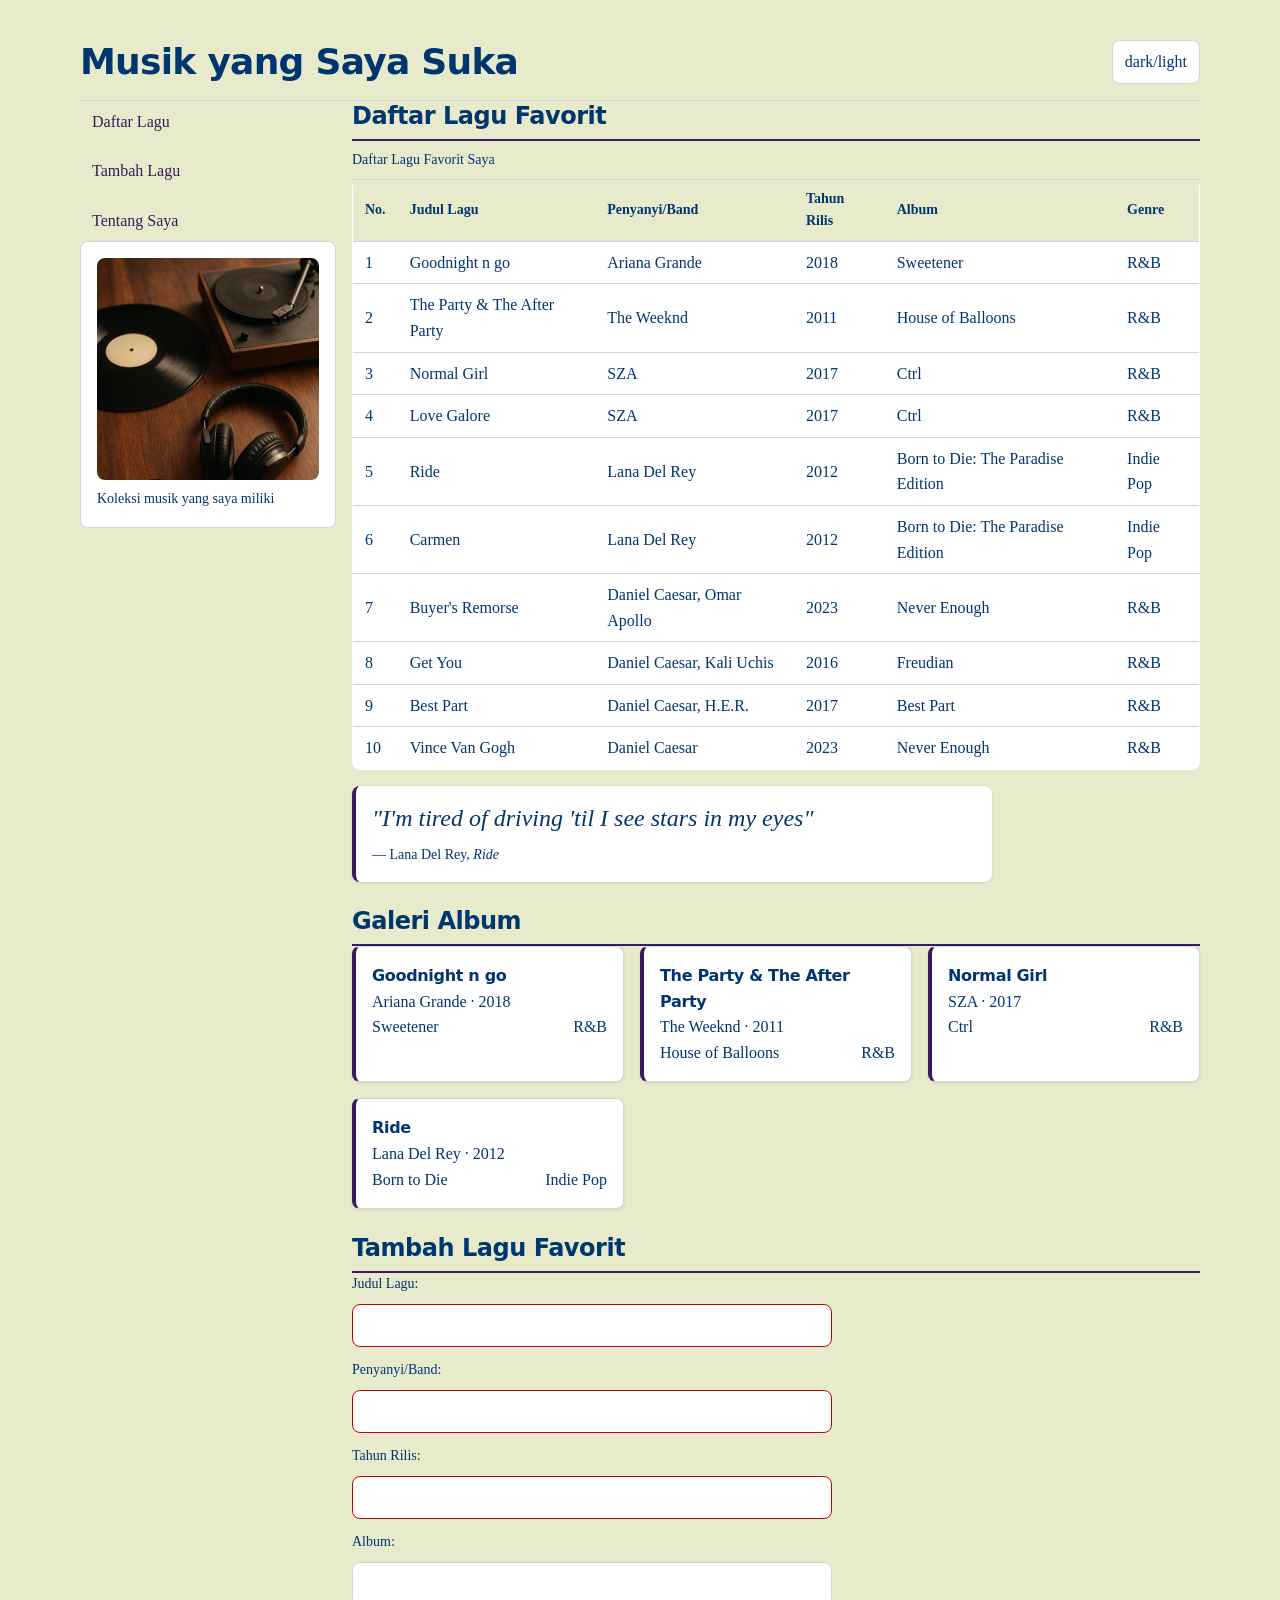
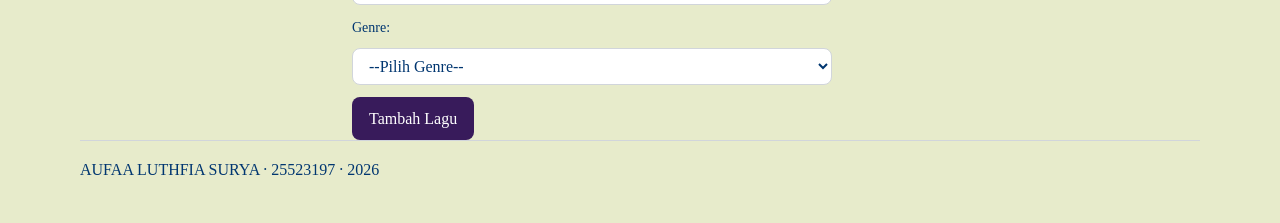
<file: Worksheetp8/profil.html>
<!DOCTYPE html>
<html lang="id">
<head>
  <meta charset="utf-8">
  <meta name="viewport" content="width=device-width, initial-scale=1.0">
  <title>MY FAVORITE SONGS</title>

  <link rel="stylesheet" href="tokens.css">
  <link rel="stylesheet" href="base.css">
  <link rel="stylesheet" href="layout.css">
  <link rel="stylesheet" href="komponen.css">
  <link rel="stylesheet" href="tema.css">
  <link rel="stylesheet" href="responsif.css">
</head>
<body>
<div class="page">

<header>
  <div class="header-baris">
    <h1>Musik yang Saya Suka</h1>
    <label class="tombol-tema">
      <input type="checkbox" id="tema-terang" class="pengalih-tema">
      dark/light
    </label>
  </div>
</header>

<main class="content">

  <aside class="sisi">
    <nav aria-label="Navigasi utama">
      <ul>
        <li><a href="#daftar-lagu">Daftar Lagu</a></li>
        <li><a href="#tambah-lagu">Tambah Lagu</a></li>
        <li><a href="#tentang-saya">Tentang Saya</a></li>
      </ul>
    </nav>
    <figure>
      <img src="Musik.jpeg" alt="Piringan hitam dan headphone di atas meja kayu" loading="lazy">
      <figcaption>Koleksi musik yang saya miliki</figcaption>
    </figure>
  </aside>

  <div class="utama">

    <section id="daftar-lagu">
      <h2>Daftar Lagu Favorit</h2>

      <div class="table-wrap">
      <table>
        <caption>Daftar Lagu Favorit Saya</caption>
        <thead>
          <tr>
            <th scope="col">No.</th>
            <th scope="col">Judul Lagu</th>
            <th scope="col">Penyanyi/Band</th>
            <th scope="col">Tahun Rilis</th>
            <th scope="col">Album</th>
            <th scope="col">Genre</th>
          </tr>
        </thead>
        <tbody>
          <tr><td>1</td>
              <td>Goodnight n go</td>
              <td>Ariana Grande</td>
              <td>2018</td>
              <td>Sweetener</td>
              <td>R&B</td>
          </tr>
          <tr>
            <td>2</td>
            <td>The Party & The After Party</td>
            <td>The Weeknd</td>
            <td>2011</td>
            <td>House of Balloons</td>
            <td>R&B</td>
          </tr>
          <tr>
            <td>3</td>
            <td>Normal Girl</td>
            <td>SZA</td>
            <td>2017</td>
            <td>Ctrl</td>
            <td>R&B</td>
          </tr>
          <tr>
            <td>4</td>
            <td>Love Galore</td>
            <td>SZA</td>
            <td>2017</td>
            <td>Ctrl</td>
            <td>R&B</td>
          </tr>
          <tr>
            <td>5</td>
            <td>Ride</td>
            <td>Lana Del Rey</td>
            <td>2012</td>
            <td>Born to Die: The Paradise Edition</td>
            <td>Indie Pop</td>
          </tr>
          <tr>
            <td>6</td>
            <td>Carmen</td>
            <td>Lana Del Rey</td>
            <td>2012</td>
            <td>Born to Die: The Paradise Edition</td>
            <td>Indie Pop</td>
          </tr>
          <tr>
            <td>7</td>
            <td>Buyer's Remorse</td>
            <td>Daniel Caesar, Omar Apollo</td>
            <td>2023</td>
            <td>Never Enough</td>
            <td>R&B</td>
          </tr>
          <tr>
            <td>8</td>
            <td>Get You</td>
            <td>Daniel Caesar, Kali Uchis</td>
            <td>2016</td>
            <td>Freudian</td>
            <td>R&B</td>
          </tr>
          <tr>
            <td>9</td>
            <td>Best Part</td>
            <td>Daniel Caesar, H.E.R.</td>
            <td>2017</td>
            <td>Best Part</td>
            <td>R&B</td>
          </tr>
          <tr>
            <td>10</td>
            <td>Vince Van Gogh</td>
            <td>Daniel Caesar</td>
            <td>2023</td>
            <td>Never Enough</td>
            <td>R&B</td>
          </tr>
        </tbody>
      </table>
      </div>

      <blockquote>
        <p>"I'm tired of driving 'til I see stars in my eyes"</p>
        <footer>— Lana Del Rey, <cite>Ride</cite></footer>
      </blockquote>
    </section>

    <section id="galeri">
      <h2>Galeri Album</h2>
      <div class="grid-galeri">

        <article class="kartu">
          <h3 class="kartu__judul">Goodnight n go</h3>
          <p class="kartu__isi">Ariana Grande · 2018</p>
          <div class="kartu__kaki">
            <span>Sweetener</span>
            <span>R&amp;B</span>
          </div>
        </article>

        <article class="kartu">
          <h3 class="kartu__judul">The Party &amp; The After Party</h3>
          <p class="kartu__isi">The Weeknd · 2011</p>
          <div class="kartu__kaki">
            <span>House of Balloons</span>
            <span>R&amp;B</span>
          </div>
        </article>

        <article class="kartu">
          <h3 class="kartu__judul">Normal Girl</h3>
          <p class="kartu__isi">SZA · 2017</p>
          <div class="kartu__kaki">
            <span>Ctrl</span>
            <span>R&amp;B</span>
          </div>
        </article>

        <article class="kartu">
          <h3 class="kartu__judul">Ride</h3>
          <p class="kartu__isi">Lana Del Rey · 2012</p>
          <div class="kartu__kaki">
            <span>Born to Die</span>
            <span>Indie Pop</span>
          </div>
        </article>

      </div>
    </section>

    <section id="tambah-lagu">
      <h2>Tambah Lagu Favorit</h2>

      <form action="/simpan" method="post">
        <p>
          <label for="judul">Judul Lagu:</label>
          <input type="text" id="judul" name="judul" required>
        </p>
        <p>
          <label for="penyanyi">Penyanyi/Band:</label>
          <input type="text" id="penyanyi" name="penyanyi" required>
        </p>
        <p>
          <label for="tahun">Tahun Rilis:</label>
          <input type="number" id="tahun" name="tahun" min="1900" max="2026" required>
        </p>
        <p>
          <label for="album">Album:</label>
          <input type="text" id="album" name="album">
        </p>
        <p>
          <label for="genre">Genre:</label>
          <select id="genre" name="genre" required>
            <option value="">--Pilih Genre--</option>
            <option value="Pop">Pop</option>
            <option value="Rock">Rock</option>
            <option value="R&B">R&B</option>
            <option value="Hip Hop">Hip Hop</option>
            <option value="Jazz">Jazz</option>
            <option value="Klasik">Klasik</option>
            <option value="Indie">Indie</option>
            <option value="folk">Folk</option>
            <option value="lainnya">Lainnya</option>
          </select>
        </p>
        <button type="submit">Tambah Lagu</button>
      </form>
    </section>

  </div>

</main>

<footer>
  <p>AUFAA LUTHFIA SURYA · 25523197 · 2026</p>
</footer>

</div>
<script type="module" src="js/app.js"></script>
</body>
</html>
</file>
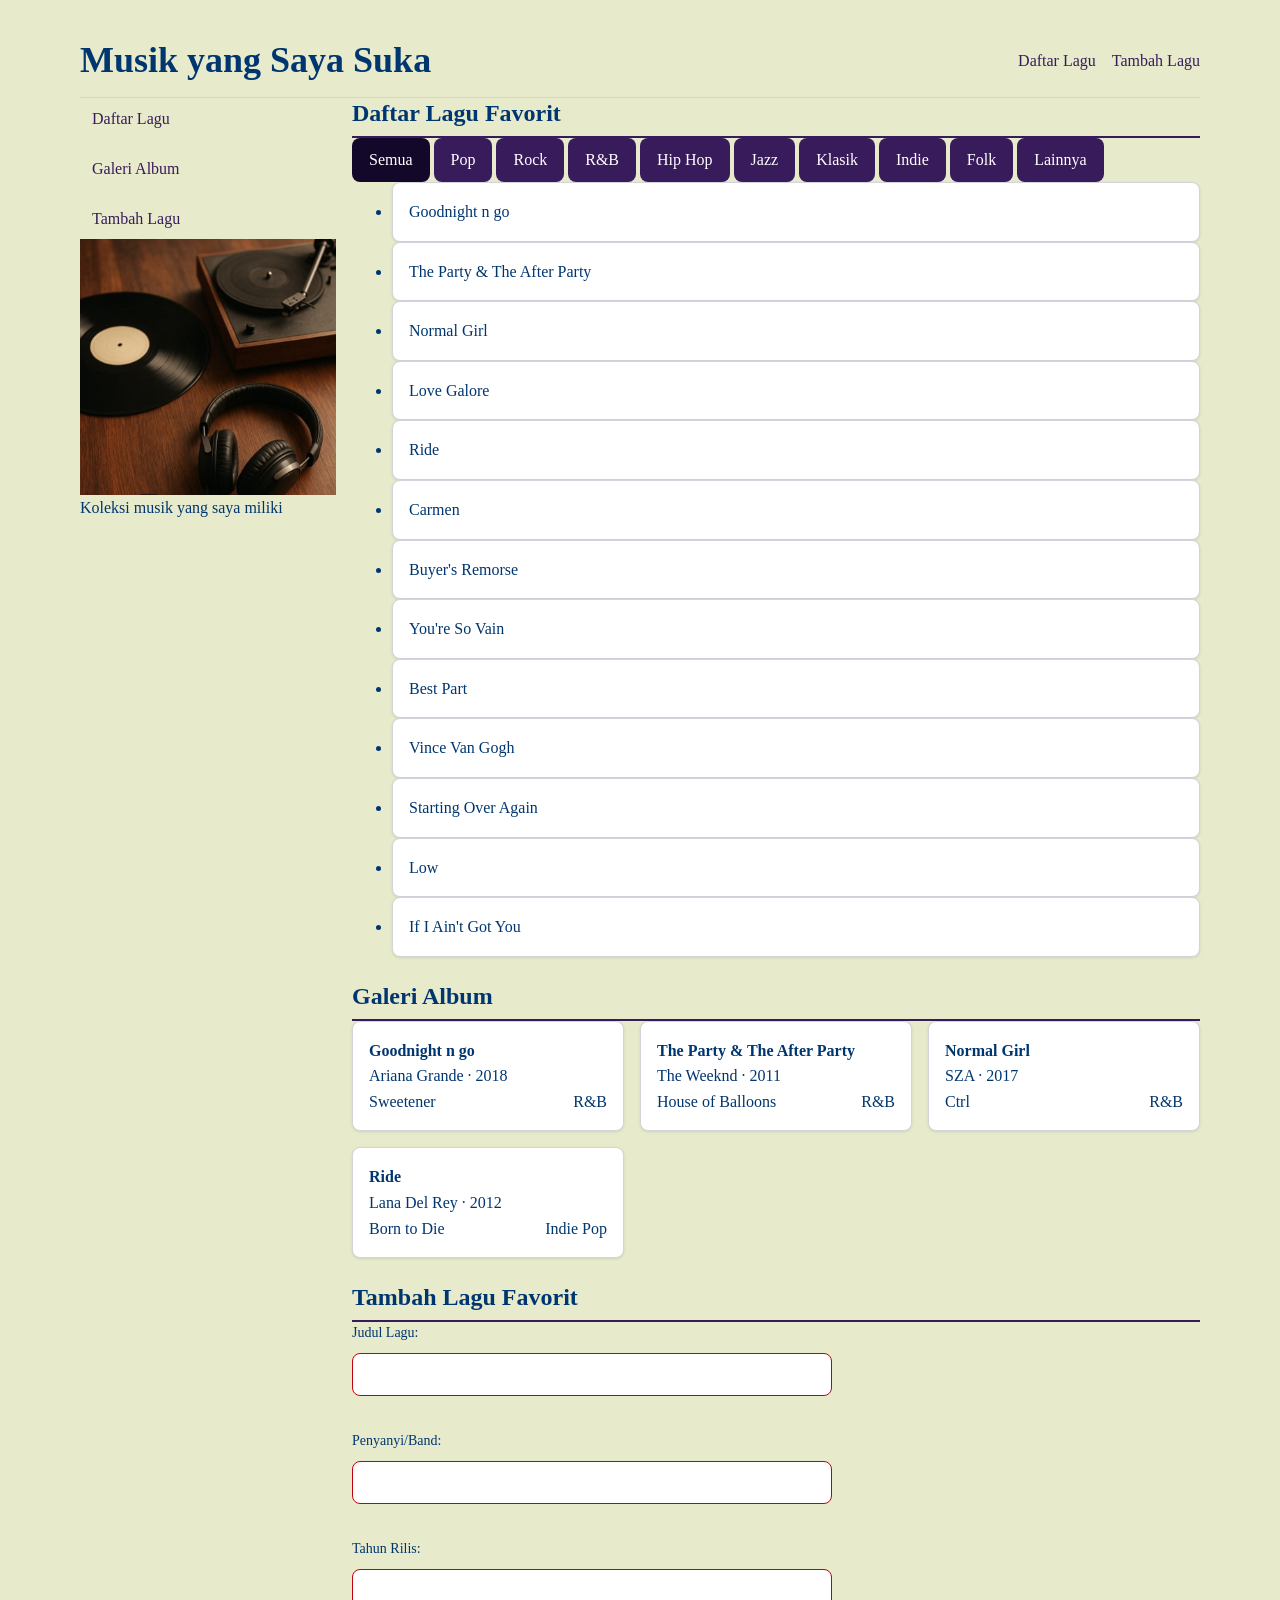
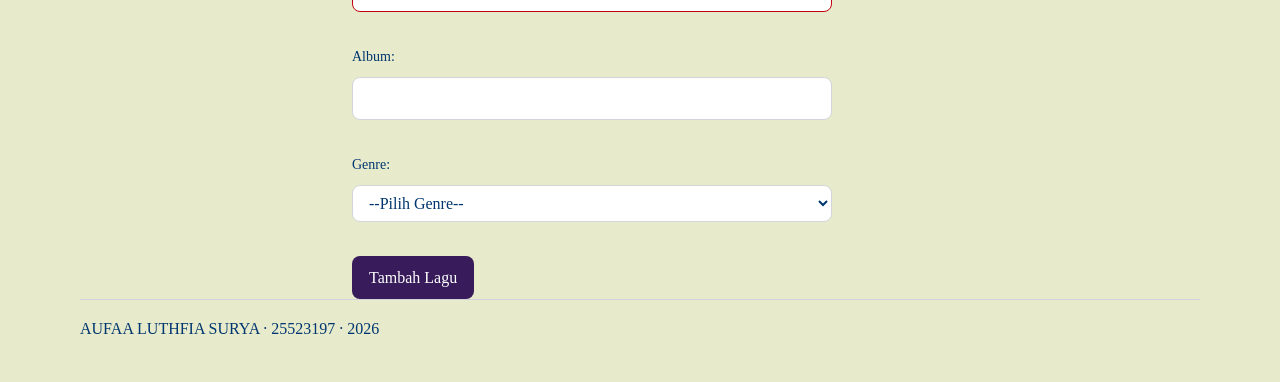
<file: Worksheetp9/profil.html>
<!DOCTYPE html>
<html lang="id">
<head>
  <meta charset="utf-8">
  <meta name="viewport" content="width=device-width, initial-scale=1.0">
  <title>MY FAVORITE SONGS</title>

  <link rel="stylesheet" href="tokens.css">
  <link rel="stylesheet" href="base.css">
  <link rel="stylesheet" href="layout.css">
  <link rel="stylesheet" href="komponen.css">
  <link rel="stylesheet" href="responsif.css">
  <link rel="stylesheet" href="tema.css">
</head>
<body>
<div class="page">

<header>
  <div class="header-baris">
    <h1>Musik yang Saya Suka</h1>
    <nav aria-label="Navigasi utama">
      <ul>
        <li><a href="#daftar-lagu">Daftar Lagu</a></li>
        <li><a href="#tambah-lagu">Tambah Lagu</a></li>
      </ul>
    </nav>
  </div>
</header>

<main class="content">

  <aside class="sisi">
    <nav aria-label="Navigasi samping">
      <ul>
        <li><a href="#daftar-lagu">Daftar Lagu</a></li>
        <li><a href="#galeri">Galeri Album</a></li>
        <li><a href="#tambah-lagu">Tambah Lagu</a></li>
      </ul>
    </nav>
    <figure>
      <img src="Musik.jpeg" 
           alt="Piringan hitam dan headphone di atas meja kayu"
           loading="lazy" 
           decoding="async">
      <figcaption>Koleksi musik yang saya miliki</figcaption>
    </figure>
  </aside>

  <div class="utama">

<section id="daftar-lagu">
  <h2>Daftar Lagu Favorit</h2>

  <div id="filter" class="filter" aria-label="Filter genre">
<button type="button" data-kategori="semua" class="filter aktif">Semua</button>
<button type="button" data-kategori="Pop" class="filter">Pop</button>
<button type="button" data-kategori="Rock" class="filter">Rock</button>
<button type="button" data-kategori="R&B" class="filter">R&B</button>
<button type="button" data-kategori="Hip Hop" class="filter">Hip Hop</button>
<button type="button" data-kategori="Jazz" class="filter">Jazz</button>
<button type="button" data-kategori="Klasik" class="filter">Klasik</button>
<button type="button" data-kategori="Indie" class="filter">Indie</button>
<button type="button" data-kategori="Folk" class="filter">Folk</button>
<button type="button" data-kategori="Lainnya" class="filter">Lainnya</button>
  </div>

  <ul id="daftar"></ul>
  <p id="kosong" hidden>Tidak ada lagu untuk kategori ini.</p>
</section>

    <section id="galeri">
      <h2>Galeri Album</h2>
      <div class="grid-galeri">

        <article class="kartu">
          <h3 class="kartu__judul">Goodnight n go</h3>
          <p class="kartu__isi">Ariana Grande · 2018</p>
          <div class="kartu__kaki"><span>Sweetener</span><span>R&amp;B</span></div>
        </article>

        <article class="kartu">
          <h3 class="kartu__judul">The Party &amp; The After Party</h3>
          <p class="kartu__isi">The Weeknd · 2011</p>
          <div class="kartu__kaki"><span>House of Balloons</span><span>R&amp;B</span></div>
        </article>

        <article class="kartu">
          <h3 class="kartu__judul">Normal Girl</h3>
          <p class="kartu__isi">SZA · 2017</p>
          <div class="kartu__kaki"><span>Ctrl</span><span>R&amp;B</span></div>
        </article>

        <article class="kartu">
          <h3 class="kartu__judul">Ride</h3>
          <p class="kartu__isi">Lana Del Rey · 2012</p>
          <div class="kartu__kaki"><span>Born to Die</span><span>Indie Pop</span></div>
        </article>

      </div>
    </section>

<section id="tambah-lagu">
  <h2>Tambah Lagu Favorit</h2>

  <form id="form-lagu" action="/simpan" method="post" novalidate>
    <p>
      <label for="judul">Judul Lagu:</label>
      <input type="text" id="judul" name="judul" required>
      <span class="galat" data-untuk="judul"></span>
    </p>
    <p>
      <label for="penyanyi">Penyanyi/Band:</label>
      <input type="text" id="penyanyi" name="penyanyi" required>
      <span class="galat" data-untuk="penyanyi"></span>
    </p>
    <p>
      <label for="tahun">Tahun Rilis:</label>
      <input type="number" id="tahun" name="tahun" min="1900" max="2026" required>
      <span class="galat" data-untuk="tahun"></span>
    </p>
    <p>
      <label for="album">Album:</label>
      <input type="text" id="album" name="album">
      <span class="galat" data-untuk="album"></span>
    </p>
    <p>
      <label for="genre">Genre:</label>
      <select id="genre" name="genre" required>
        <option value="">--Pilih Genre--</option>
        <option value="Pop">Pop</option>
        <option value="Rock">Rock</option>
        <option value="R&B">R&B</option>
        <option value="Hip Hop">Hip Hop</option>
        <option value="Jazz">Jazz</option>
        <option value="Klasik">Klasik</option>
        <option value="Indie">Indie</option>
        <option value="folk">Folk</option>
        <option value="lainnya">Lainnya</option>
      </select>
      <span class="galat" data-untuk="genre"></span>
    </p>
    <button type="submit">Tambah Lagu</button>
  </form>
</section>

  </div>

</main>

<footer>
  <p>AUFAA LUTHFIA SURYA · 25523197 · 2026</p>
</footer>

</div>
<script type="module" src="js/app.js"></script>
<script type="module" src="js/dom.js"></script>
</body>
</html>
</file>
<file: Woeksheetp4/tokens.css>
/* LAPIS 1 — primitif: nilai mentah, tidak menyebut peran apa pun */
:root {
  --cream-200:  #E7EBCB;
  --blue-900:  #003670;
  --white:   #FFFFFF;
  --gray-300:  #D1D5DB;
  --purple-900:  #381B5B;
  --red-700:   #BF020F;
  --purple-950:  #14082A;
  
 
  --space-1: 0.25rem;
  --space-2: 0.5rem;
  --space-3: 0.75rem;
  --space-4: 1rem;
  --space-6: 1.5rem;
  --radius-md: 0.5rem;
  --radius-full: 999px;
  --shadow-1: 0 1px 3px rgba(0, 0, 0, .10);
  --text-sm: 0.875rem;
  --text-md: 1rem;
  --text-xl: 1.5rem;
  --text-3xl: 2.25rem;
}
 
/* LAPIS 2 — semantik: peran. Isinya mengacu ke lapis 1. */
:root {
  --color-bg:       var(--cream-200);
  --color-fg:       var(--blue-900);
  --color-surface:  var(--white);
  --color-border:   var(--gray-300);
  --color-primary:  var(--purple-900);
  --color-danger:   var(--red-700);
  --color-focus:    var(--purple-950);
 
  --card-pad:       var(--space-4);
  --section-gap:    var(--space-6);
}
</file>
<file: Woeksheetp4/base.css>
*, *::before, 
*::after {
  box-sizing: border-box;      /* width sudah mencakup padding + border */
}
 
* { margin: 0; }               /* hapus jarak bawaan; atur sendiri memakai gap */
 
img { max-width: 100%; height: auto; display: block; }

html {
  font-size: 100%;            /* ikuti pengaturan pengguna, jangan dipatok */
}
 
body {
  font-family: system-ui, "Segoe UI", Roboto, sans-serif;
  font-size: var(--text-md);
  line-height: 1.6;           /* 1.5-1.7 nyaman untuk teks isi */
  color: var(--color-fg);
  background: var(--color-bg);
  padding: var(--space-6) var(--space-4);
  max-width: 72rem;
  margin-inline: auto;
}

 
h1 { font-size: var(--text-3xl); line-height: 1.15; }
h2 { font-size: var(--text-xl);  line-height: 1.25; }
h3 { font-size: var(--text-md); }
 
/* Batasi panjang baris supaya mata mudah berpindah baris */
main p { max-width: 60ch; }
</file>
<file: Woeksheetp4/layout.css>
header {
  padding-block: var(--space-4);
  border-bottom: 1px solid var(--color-border);
}
 
.header-baris {                /* <div class="header-baris"> di dalam header */
  display: flex;
  align-items: center;          /* sumbu silang: rata tengah */
  justify-content: space-between; /* sumbu utama: judul kiri, menu kanan */
  gap: var(--space-4);
  flex-wrap: wrap;              /* turun baris di layar sempit, jangan meluber */
}
 
nav ul {
  display: flex;
  gap: var(--space-4);
  list-style: none;             /* daftar nav tanpa butir */
  padding: 0;
}
 
nav a {
  color: var(--color-primary);
  text-decoration: none;
}
 
nav a:hover { text-decoration: underline; }

main {
  display: flex;
  flex-direction: column;
  gap: var(--section-gap);      /* jarak antar bagian, tanpa margin */
  padding-block: var(--space-6);
}
 
.katalog {
  display: flex;
  flex-wrap: wrap;              /* kunci responsif: kartu turun sendiri */
  gap: var(--space-4);
}
 
.kartu {
  flex: 1 1 16rem;              /* tumbuh, menyusut, lebar dasar 16rem */
  background: var(--color-surface);
  border: 1px solid var(--color-border);
  border-radius: var(--radius-md);
  box-shadow: var(--shadow-1);
  padding: var(--card-pad);
}
 
footer {
  margin-top: var(--space-6);
  padding-block: var(--space-4);
  border-top: 1px solid var(--color-border);
  color: var(--color-fg);       /* hindari abu pucat yang gagal kontras */
  font-size: var(--text-sm);
}

h2 {
  padding-bottom: var(--space-2);
  border-bottom: 2px solid var(--color-primary);
}

.dua-kolom {
  display: flex;
  flex-wrap: wrap;
  gap: var(--section-gap);
  align-items: flex-start;
}

.dua-kolom > figure {
  flex: 1 1 20rem;     
  margin: 0;           
}

.dua-kolom > .kolom-kanan {
  flex: 1 1 20rem;     
}
</file>
<file: Woeksheetp4/komponen.css>
.form-kolom {
  display: flex;
  flex-direction: column;
  gap: var(--space-2);          /* jarak label ke isian, seragam */
}
 
label {
  font-size: var(--text-sm);
  font-weight: 400;
}
 
input, select, textarea {
  font: inherit;                /* kolom isian ikut ukuran huruf halaman */
  padding: var(--space-2) var(--space-3);
  border: 1px solid var(--color-border);
  border-radius: var(--radius-md);
  background: var(--color-surface);
  color: var(--color-fg);
}
 
button {
  font: inherit;
  padding: var(--space-2) var(--space-4);
  border: 1px solid transparent;
  border-radius: var(--radius-md);
  background: var(--color-primary);
  color: var(--color-surface);
  cursor: pointer;
}

/* :focus-visible hanya muncul saat pengguna memakai papan ketik */
:focus-visible {
  outline: 2px solid var(--color-focus);
  outline-offset: 2px;
}
 
/* JANGAN seperti ini — pengguna papan ketik kehilangan jejak */
/* *:focus { outline: none; } */

/* SALAH — form tampak merah padahal pengguna belum menyentuhnya */
input:invalid { border-color: var(--color-danger); }
 
/* BENAR — hanya setelah pengguna mengetik sesuatu yang tidak sah */
input:user-invalid {
  border-color: var(--color-danger);
  border-width: 2px;
}
 
/* Pesan galat: sembunyikan selama belum tidak-sah, tampilkan saat perlu */
.pesan-galat       { display: none; color: var(--color-danger); font-size: var(--text-sm); }
.form-kolom:has(input:user-invalid) .pesan-galat { display: block; }

table {
  width: 100%;
  border-collapse: collapse;      
  background: var(--color-surface);
  border: 1px solid var(--color-border);
  border-radius: var(--radius-md);
  overflow: hidden;                
}

caption {
  text-align: left;
  font-size: var(--text-sm);
  color: var(--color-fg);
  padding-block: var(--space-2);
}

th, td {
  text-align: left;
  padding: var(--space-2) var(--space-3);
  border-bottom: 1px solid var(--color-border);
}

thead th {
  background: var(--color-bg);
  font-size: var(--text-sm);
  font-weight: 600;
}

tbody tr:last-child td { border-bottom: none; } 
tbody tr:hover { background: var(--color-bg); }  

figure {
  background: var(--color-surface);
  border: 1px solid var(--color-border);
  border-radius: var(--radius-md);
  padding: var(--card-pad);
}

figure img {
  border-radius: var(--radius-md);
  margin-bottom: var(--space-2);
}

figcaption {
  font-size: var(--text-sm);
  color: var(--color-fg);
}

form p {
  display: flex;
  flex-direction: column;
  gap: var(--space-2);
  margin-bottom: var(--space-3);
}

form p:last-child { margin-bottom: 0; }

blockquote {
  background: var(--color-surface);
  border-left: 4px solid var(--color-primary);
  border-radius: var(--radius-md);
  padding: var(--card-pad);
  box-shadow: var(--shadow-1);
  margin-top: var(--space-4);
}

blockquote p {
  font-style: italic;
  font-size: var(--text-xl);
  line-height: 1.4;
  margin-bottom: var(--space-2);
}

blockquote footer {
  border: none;
  padding: 0;
  margin: 0;
  font-size: var(--text-sm);
  color: var(--color-fg);
}
</file>
<file: Woeksheetp4/tema.css>
body {
  font-family: 'Times New Roman', Times, serif;
}

@media (prefers-color-scheme: dark) {
  :root {
    --color-bg:      #14082A;
    --color-fg:      #E7EBCB;
    --color-surface: #1F1140;
    --color-border:  #3A2A5C;
    --color-primary: #B79CFF;
    --color-danger:  #FF8A8A;
    --color-focus:   #FFC000;
    --shadow-1:      0 1px 3px rgba(0, 0, 0, .45);
  }
}

:root:has(#tema-gelap:checked) {
  --color-bg:      #14082A;
  --color-fg:      #E7EBCB;
  --color-surface: #1F1140;
  --color-border:  #3A2A5C;
  --color-primary: #B79CFF;
  --color-danger:  #FF8A8A;
  --color-focus:   #FFC000;
  --shadow-1:      0 1px 3px rgba(0, 0, 0, .45);
}

:root:has(#tema-terang:checked) {
  --color-bg:      var(--cream-200);
  --color-fg:      var(--blue-900);
  --color-surface: var(--white);
  --color-border:  var(--gray-300);
  --color-primary: var(--purple-900);
  --color-danger:  var(--red-700);
  --color-focus:   var(--purple-950);
  --shadow-1:      0 1px 3px rgba(0, 0, 0, .10);
}

.pengalih-tema {
  position: absolute;
  opacity: 0;
  width: 0;
  height: 0;
  pointer-events: none;
}

.tombol-tema {
  display: inline-flex;
  align-items: center;
  gap: var(--space-1);
  font: inherit;
  padding: var(--space-2) var(--space-3);
  border: 1px solid var(--color-border);
  border-radius: var(--radius-md);
  background: var(--color-surface);
  color: var(--color-fg);
  cursor: pointer;
  user-select: none;
}

.tombol-tema:hover {
  background: var(--color-primary);
  color: var(--color-surface);
  border-color: var(--color-primary);
}
</file>
<file: Worksheetp10/tokens.css>
/* LAPIS 1 — primitif */
:root {
  --cream-200:  #E7EBCB;
  --blue-900:  #003670;
  --white:   #FFFFFF;
  --gray-300:  #D1D5DB;
  --purple-900:  #381B5B;
  --red-700:   #BF020F;
  --purple-950:  #14082A;

  --space-1: 0.25rem;
  --space-2: 0.5rem;
  --space-3: 0.75rem;
  --space-4: 1rem;
  --space-6: 1.5rem;
  --radius-md: 0.5rem;
  --radius-full: 999px;
  --shadow-1: 0 1px 3px rgba(0, 0, 0, .10);
  --text-sm: 0.875rem;
  --text-md: 1rem;
  --text-xl: 1.5rem;
  --text-3xl: 2.25rem;
}

/* LAPIS 2 — semantik */
:root {
  --color-bg:       var(--cream-200);
  --color-fg:       var(--blue-900);
  --color-surface:  var(--white);
  --color-border:   var(--gray-300);
  --color-primary:  var(--purple-900);
  --color-danger:   var(--red-700);
  --color-focus:    var(--purple-950);

  --card-pad:       var(--space-4);
  --section-gap:    var(--space-6);
}
</file>
<file: Worksheetp10/base.css>
*, *::before, 
*::after {
  box-sizing: border-box;
}

* { margin: 0; }

img { max-width: 100%; height: auto; display: block; }

html {
  font-size: 100%;
}

body {
  font-family: system-ui, "Segoe UI", Roboto, sans-serif;
  font-size: var(--text-md);
  line-height: 1.6;
  color: var(--color-fg);
  background: var(--color-bg);
  padding: 0;
}

h1 { font-size: var(--text-3xl); line-height: 1.15; }
h2 { font-size: var(--text-xl);  line-height: 1.25; }
h3 { font-size: var(--text-md); }

main p { max-width: 60ch; }
</file>
<file: Worksheetp10/layout.css>
.page {
  display: grid;
  grid-template-rows: auto 1fr auto;
  min-height: 100dvh;
  max-width: 72rem;
  margin-inline: auto;
  padding: var(--space-6) var(--space-4);
}

header {
  padding-block: var(--space-4);
  border-bottom: 1px solid var(--color-border);
}

.header-baris {
  display: flex;
  align-items: center;
  justify-content: space-between;
  gap: var(--space-4);
  flex-wrap: wrap;
}

nav ul {
  display: flex;
  gap: var(--space-4);
  list-style: none;
  padding: 0;
}

nav a {
  color: var(--color-primary);
  text-decoration: none;
}

nav a:hover { text-decoration: underline; }

.utama {
  display: flex;
  flex-direction: column;
  gap: var(--section-gap);
}

.kartu {
  background: var(--color-surface);
  border: 1px solid var(--color-border);
  border-radius: var(--radius-md);
  box-shadow: var(--shadow-1);
  padding: var(--card-pad);
}

footer {
  padding-block: var(--space-4);
  border-top: 1px solid var(--color-border);
  color: var(--color-fg);
  font-size: var(--text-sm);
}

h2 {
  padding-bottom: var(--space-2);
  border-bottom: 2px solid var(--color-primary);
}

.sisi nav ul {
  flex-direction: column;
  gap: var(--space-2);
}

.sisi nav a {
  display: block;
  padding: var(--space-2) var(--space-3);
  border-radius: var(--radius-md);
}

.sisi nav a:hover {
  background: var(--color-primary);
  color: var(--color-surface);
  text-decoration: none;
}
</file>
<file: Worksheetp10/komponen.css>
label {
  font-size: var(--text-sm);
  font-weight: 400;
}

input, select, textarea {
  font: inherit;
  padding: var(--space-2) var(--space-3);
  border: 1px solid var(--color-border);
  border-radius: var(--radius-md);
  background: var(--color-surface);
  color: var(--color-fg);
}

button {
  font: inherit;
  padding: var(--space-2) var(--space-4);
  border: 1px solid transparent;
  border-radius: var(--radius-md);
  background: var(--color-primary);
  color: var(--color-surface);
  cursor: pointer;
}

:focus-visible {
  outline: 2px solid var(--color-focus);
  outline-offset: 2px;
}

input:invalid { border-color: var(--color-danger); }

input:user-invalid {
  border-color: var(--color-danger);
  border-width: 2px;
}

table {
  width: 100%;
  border-collapse: collapse;
  background: var(--color-surface);
  border: 1px solid var(--color-border);
  border-radius: var(--radius-md);
  overflow: hidden;
}

caption {
  text-align: left;
  font-size: var(--text-sm);
  color: var(--color-fg);
  padding-block: var(--space-2);
}

th, td {
  text-align: left;
  padding: var(--space-2) var(--space-3);
  border-bottom: 1px solid var(--color-border);
}

thead th {
  background: var(--color-bg);
  font-size: var(--text-sm);
  font-weight: 600;
}

tbody tr:last-child td { border-bottom: none; }
tbody tr:hover { background: var(--color-bg); }

form p {
  display: flex;
  flex-direction: column;
  gap: var(--space-2);
  margin-bottom: var(--space-3);
}

form p:last-child { margin-bottom: 0; }

.kartu__kaki {
  display: flex;
  align-items: center;
  justify-content: space-between;
  gap: var(--space-2);
}

.kartu__isi { min-width: 0; }
.kartu__judul { overflow-wrap: anywhere; }

#filter button.aktif {
  background: var(--color-focus);
}

.galat {
  color: var(--color-danger);
  font-size: var(--text-sm);
  min-height: 1em;
}

input[aria-invalid="true"],
select[aria-invalid="true"] {
  border-color: var(--color-danger);
  border-width: 2px;
}
</file>
<file: Worksheetp10/responsif.css>
.content {
  display: grid;
  grid-template-columns: 1fr;
  gap: var(--space-4);
}

.grid-galeri {
  display: grid;
  grid-template-columns: 1fr;
  gap: var(--space-4);
}

@media (min-width: 48rem) {
  .grid-galeri { grid-template-columns: repeat(2, 1fr); }
}

@media (min-width: 60rem) {
  .content { grid-template-columns: 16rem 1fr; }
  .grid-galeri { grid-template-columns: repeat(3, 1fr); }
}

.table-wrap { overflow-x: auto; }

p { font-size: 1rem; line-height: 1.6; }
</file>
<file: Worksheetp10/tema.css>
body {
  font-family: 'Times New Roman', Times, serif;
}

@media (prefers-color-scheme: dark) {
  :root {
    --color-bg:#E7EBCB;
    --color-fg:#003670;
    --color-surface:#FFFFFF;
    --color-border:#D1D5DB;
    --color-primary:#381B5B;
    --color-danger:#BF020F;
    --color-focus:#14082A;
    --shadow-1: 0 1px 3px rgba(0, 0, 0, .45);
  }
}
</file>
<file: Worksheetp11/tokens.css>
/* LAPIS 1 — primitif */
:root {
  --cream-200:  #E7EBCB;
  --blue-900:  #003670;
  --white:   #FFFFFF;
  --gray-300:  #D1D5DB;
  --purple-900:  #381B5B;
  --red-700:   #BF020F;
  --purple-950:  #14082A;

  --space-1: 0.25rem;
  --space-2: 0.5rem;
  --space-3: 0.75rem;
  --space-4: 1rem;
  --space-6: 1.5rem;
  --radius-md: 0.5rem;
  --radius-full: 999px;
  --shadow-1: 0 1px 3px rgba(0, 0, 0, .10);
  --text-sm: 0.875rem;
  --text-md: 1rem;
  --text-xl: 1.5rem;
  --text-3xl: 2.25rem;
}

/* LAPIS 2 — semantik */
:root {
  --color-bg:       var(--cream-200);
  --color-fg:       var(--blue-900);
  --color-surface:  var(--white);
  --color-border:   var(--gray-300);
  --color-primary:  var(--purple-900);
  --color-danger:   var(--red-700);
  --color-focus:    var(--purple-950);

  --card-pad:       var(--space-4);
  --section-gap:    var(--space-6);
}
</file>
<file: Worksheetp11/base.css>
*, *::before, 
*::after {
  box-sizing: border-box;
}

* { margin: 0; }

img { max-width: 100%; height: auto; display: block; }

html {
  font-size: 100%;
}

body {
  font-family: system-ui, "Segoe UI", Roboto, sans-serif;
  font-size: var(--text-md);
  line-height: 1.6;
  color: var(--color-fg);
  background: var(--color-bg);
  padding: 0;
}

h1 { font-size: var(--text-3xl); line-height: 1.15; }
h2 { font-size: var(--text-xl);  line-height: 1.25; }
h3 { font-size: var(--text-md); }

main p { max-width: 60ch; }
</file>
<file: Worksheetp11/layout.css>
.page {
  display: grid;
  grid-template-rows: auto 1fr auto;
  min-height: 100dvh;
  max-width: 72rem;
  margin-inline: auto;
  padding: var(--space-6) var(--space-4);
}

header {
  padding-block: var(--space-4);
  border-bottom: 1px solid var(--color-border);
}

.header-baris {
  display: flex;
  align-items: center;
  justify-content: space-between;
  gap: var(--space-4);
  flex-wrap: wrap;
}

nav ul {
  display: flex;
  gap: var(--space-4);
  list-style: none;
  padding: 0;
}

nav a {
  color: var(--color-primary);
  text-decoration: none;
}

nav a:hover { text-decoration: underline; }

.utama {
  display: flex;
  flex-direction: column;
  gap: var(--section-gap);
}

.kartu {
  background: var(--color-surface);
  border: 1px solid var(--color-border);
  border-radius: var(--radius-md);
  box-shadow: var(--shadow-1);
  padding: var(--card-pad);
}

footer {
  padding-block: var(--space-4);
  border-top: 1px solid var(--color-border);
  color: var(--color-fg);
  font-size: var(--text-sm);
}

h2 {
  padding-bottom: var(--space-2);
  border-bottom: 2px solid var(--color-primary);
}

.sisi nav ul {
  flex-direction: column;
  gap: var(--space-2);
}

.sisi nav a {
  display: block;
  padding: var(--space-2) var(--space-3);
  border-radius: var(--radius-md);
}

.sisi nav a:hover {
  background: var(--color-primary);
  color: var(--color-surface);
  text-decoration: none;
}

#filter {
  display: flex;
  flex-wrap: wrap;
  gap: var(--space-2);
  margin-bottom: var(--space-4);
}

#daftar {
  list-style: none;
  padding: 0;
  display: flex;
  flex-direction: column;
  gap: var(--space-4);
}

.favorit {
  background: transparent;
  border: none;
  color: var(--color-primary);
  font-size: var(--text-xl);
  cursor: pointer;
  padding: 0;
  margin-left: auto;
}
</file>
<file: Worksheetp11/komponen.css>
label {
  font-size: var(--text-sm);
  font-weight: 400;
}

input, select, textarea {
  font: inherit;
  padding: var(--space-2) var(--space-3);
  border: 1px solid var(--color-border);
  border-radius: var(--radius-md);
  background: var(--color-surface);
  color: var(--color-fg);
}

button {
  font: inherit;
  padding: var(--space-2) var(--space-4);
  border: 1px solid transparent;
  border-radius: var(--radius-md);
  background: var(--color-primary);
  color: var(--color-surface);
  cursor: pointer;
}

:focus-visible {
  outline: 2px solid var(--color-focus);
  outline-offset: 2px;
}

input:invalid { border-color: var(--color-danger); }

input:user-invalid {
  border-color: var(--color-danger);
  border-width: 2px;
}

table {
  width: 100%;
  border-collapse: collapse;
  background: var(--color-surface);
  border: 1px solid var(--color-border);
  border-radius: var(--radius-md);
  overflow: hidden;
}

caption {
  text-align: left;
  font-size: var(--text-sm);
  color: var(--color-fg);
  padding-block: var(--space-2);
}

th, td {
  text-align: left;
  padding: var(--space-2) var(--space-3);
  border-bottom: 1px solid var(--color-border);
}

thead th {
  background: var(--color-bg);
  font-size: var(--text-sm);
  font-weight: 600;
}

tbody tr:last-child td { border-bottom: none; }
tbody tr:hover { background: var(--color-bg); }

form p {
  display: flex;
  flex-direction: column;
  gap: var(--space-2);
  margin-bottom: var(--space-3);
}

form p:last-child { margin-bottom: 0; }

.kartu__kaki {
  display: flex;
  align-items: center;
  justify-content: space-between;
  gap: var(--space-2);
}

.kartu__isi { min-width: 0; }
.kartu__judul { overflow-wrap: anywhere; }

#filter button.aktif {
  background: var(--color-focus);
}

.galat {
  color: var(--color-danger);
  font-size: var(--text-sm);
  min-height: 1em;
}

input[aria-invalid="true"],
select[aria-invalid="true"] {
  border-color: var(--color-danger);
  border-width: 2px;
}
</file>
<file: Worksheetp11/responsif.css>
.content {
  display: grid;
  grid-template-columns: 1fr;
  gap: var(--space-4);
}

.grid-galeri {
  display: grid;
  grid-template-columns: 1fr;
  gap: var(--space-4);
}

@media (min-width: 48rem) {
  .grid-galeri { grid-template-columns: repeat(2, 1fr); }
}

@media (min-width: 60rem) {
  .content { grid-template-columns: 16rem 1fr; }
  .grid-galeri { grid-template-columns: repeat(3, 1fr); }
}

.table-wrap { overflow-x: auto; }

p { font-size: 1rem; line-height: 1.6; }
</file>
<file: Worksheetp11/tema.css>
body {
  font-family: 'Times New Roman', Times, serif;
}

@media (prefers-color-scheme: dark) {
  :root {
    --color-bg:#E7EBCB;
    --color-fg:#003670;
    --color-surface:#FFFFFF;
    --color-border:#D1D5DB;
    --color-primary:#381B5B;
    --color-danger:#BF020F;
    --color-focus:#14082A;
    --shadow-1: 0 1px 3px rgba(0, 0, 0, .45);
  }
}
</file>
<file: Worksheetp5/tokens.css>
/* LAPIS 1 — primitif: nilai mentah, tidak menyebut peran apa pun */
:root {
  --cream-200:  #E7EBCB;
  --blue-900:  #003670;
  --white:   #FFFFFF;
  --gray-300:  #D1D5DB;
  --purple-900:  #381B5B;
  --red-700:   #BF020F;
  --purple-950:  #14082A;
  
 
  --space-1: 0.25rem;
  --space-2: 0.5rem;
  --space-3: 0.75rem;
  --space-4: 1rem;
  --space-6: 1.5rem;
  --radius-md: 0.5rem;
  --radius-full: 999px;
  --shadow-1: 0 1px 3px rgba(0, 0, 0, .10);
  --text-sm: 0.875rem;
  --text-md: 1rem;
  --text-xl: 1.5rem;
  --text-3xl: 2.25rem;
}
 
/* LAPIS 2 — semantik: peran. Isinya mengacu ke lapis 1. */
:root {
  --color-bg:       var(--cream-200);
  --color-fg:       var(--blue-900);
  --color-surface:  var(--white);
  --color-border:   var(--gray-300);
  --color-primary:  var(--purple-900);
  --color-danger:   var(--red-700);
  --color-focus:    var(--purple-950);
 
  --card-pad:       var(--space-4);
  --section-gap:    var(--space-6);
}
</file>
<file: Worksheetp5/base.css>
*, *::before, 
*::after {
  box-sizing: border-box;      /* width sudah mencakup padding + border */
}
 
* { margin: 0; }               /* hapus jarak bawaan; atur sendiri memakai gap */
 
img { max-width: 100%; height: auto; display: block; }

html {
  font-size: 100%;            /* ikuti pengaturan pengguna, jangan dipatok */
}
 
body {
  font-family: system-ui, "Segoe UI", Roboto, sans-serif;
  font-size: var(--text-md);
  line-height: 1.6;           /* 1.5-1.7 nyaman untuk teks isi */
  color: var(--color-fg);
  background: var(--color-bg);
  padding: 0;
}

 
h1 { font-size: var(--text-3xl); line-height: 1.15; }
h2 { font-size: var(--text-xl);  line-height: 1.25; }
h3 { font-size: var(--text-md); }
 
/* Batasi panjang baris supaya mata mudah berpindah baris */
main p { max-width: 60ch; }
</file>
<file: Worksheetp5/layout.css>
.page {
  display: grid;
  grid-template-rows: auto 1fr auto;
  min-height: 100dvh;
  max-width: 72rem;                
  margin-inline: auto;             
  padding: var(--space-6) var(--space-4); 
}

header {
  padding-block: var(--space-4);
  border-bottom: 1px solid var(--color-border);
}
 
.header-baris {                /* <div class="header-baris"> di dalam header */
  display: flex;
  align-items: center;          /* sumbu silang: rata tengah */
  justify-content: space-between; /* sumbu utama: judul kiri, menu kanan */
  gap: var(--space-4);
  flex-wrap: wrap;              /* turun baris di layar sempit, jangan meluber */
}
 
nav ul {
  display: flex;
  gap: var(--space-4);
  list-style: none;             /* daftar nav tanpa butir */
  padding: 0;
}
 
nav a {
  color: var(--color-primary);
  text-decoration: none;
}
 
nav a:hover { text-decoration: underline; }

.utama {
  display: flex;
  flex-direction: column;
  gap: var(--section-gap);
}

.isi {
  display: grid;
  grid-template-columns: 16rem 1fr;
  gap: var(--space-6);
  align-items: start;
  padding-block: var(--space-6);
}

 
.katalog {
  display: flex;
  flex-wrap: wrap;              /* kunci responsif: kartu turun sendiri */
  gap: var(--space-4);
}
 
.galeri {
  display: grid;
  grid-template-columns: repeat(auto-fit, minmax(12rem, 1fr));
  gap: var(--space-4);
}

.galeri .kartu {
  display: grid;
  align-content: start;
  min-height: 14rem;
}

.kartu {            
  background: var(--color-surface);
  border: 1px solid var(--color-border);
  border-radius: var(--radius-md);
  box-shadow: var(--shadow-1);
  padding: var(--card-pad);
}
 
footer {
  padding-block: var(--space-4);
  border-top: 1px solid var(--color-border);
  color: var(--color-fg);       /* hindari abu pucat yang gagal kontras */
  font-size: var(--text-sm);
}

h2 {
  padding-bottom: var(--space-2);
  border-bottom: 2px solid var(--color-primary);
}

.sisi nav ul {
  flex-direction: column;     
  gap: var(--space-2);
}

.sisi nav a {
  display: block;
  padding: var(--space-2) var(--space-3);
  border-radius: var(--radius-md);
}

.sisi nav a:hover {
  background: var(--color-primary);
  color: var(--color-surface);
  text-decoration: none;
}
</file>
<file: Worksheetp5/komponen.css>
.form-kolom {
  display: flex;
  flex-direction: column;
  gap: var(--space-2);          /* jarak label ke isian, seragam */
}
 
label {
  font-size: var(--text-sm);
  font-weight: 400;
}
 
input, select, textarea {
  font: inherit;                /* kolom isian ikut ukuran huruf halaman */
  padding: var(--space-2) var(--space-3);
  border: 1px solid var(--color-border);
  border-radius: var(--radius-md);
  background: var(--color-surface);
  color: var(--color-fg);
}
 
button {
  font: inherit;
  padding: var(--space-2) var(--space-4);
  border: 1px solid transparent;
  border-radius: var(--radius-md);
  background: var(--color-primary);
  color: var(--color-surface);
  cursor: pointer;
}

/* :focus-visible hanya muncul saat pengguna memakai papan ketik */
:focus-visible {
  outline: 2px solid var(--color-focus);
  outline-offset: 2px;
}
 
/* JANGAN seperti ini — pengguna papan ketik kehilangan jejak */
/* *:focus { outline: none; } */

/* SALAH — form tampak merah padahal pengguna belum menyentuhnya */
input:invalid { border-color: var(--color-danger); }
 
/* BENAR — hanya setelah pengguna mengetik sesuatu yang tidak sah */
input:user-invalid {
  border-color: var(--color-danger);
  border-width: 2px;
}
 
/* Pesan galat: sembunyikan selama belum tidak-sah, tampilkan saat perlu */
.pesan-galat       { display: none; color: var(--color-danger); font-size: var(--text-sm); }
.form-kolom:has(input:user-invalid) .pesan-galat { display: block; }

table {
  width: 100%;
  border-collapse: collapse;      
  background: var(--color-surface);
  border: 1px solid var(--color-border);
  border-radius: var(--radius-md);
  overflow: hidden;                
}

caption {
  text-align: left;
  font-size: var(--text-sm);
  color: var(--color-fg);
  padding-block: var(--space-2);
}

th, td {
  text-align: left;
  padding: var(--space-2) var(--space-3);
  border-bottom: 1px solid var(--color-border);
}

thead th {
  background: var(--color-bg);
  font-size: var(--text-sm);
  font-weight: 600;
}

tbody tr:last-child td { border-bottom: none; } 
tbody tr:hover { background: var(--color-bg); }  

figure {
  background: var(--color-surface);
  border: 1px solid var(--color-border);
  border-radius: var(--radius-md);
  padding: var(--card-pad);
}

figure img {
  border-radius: var(--radius-md);
  margin-bottom: var(--space-2);
}

figcaption {
  font-size: var(--text-sm);
  color: var(--color-fg);
}

form p {
  display: flex;
  flex-direction: column;
  gap: var(--space-2);
  margin-bottom: var(--space-3);
}

form p:last-child { margin-bottom: 0; }

blockquote {
  background: var(--color-surface);
  border-left: 4px solid var(--color-primary);
  border-radius: var(--radius-md);
  padding: var(--card-pad);
  box-shadow: var(--shadow-1);
  margin-top: var(--space-4);
}

blockquote p {
  font-style: italic;
  font-size: var(--text-xl);
  line-height: 1.4;
  margin-bottom: var(--space-2);
}

blockquote footer {
  border: none;
  padding: 0;
  margin: 0;
  font-size: var(--text-sm);
  color: var(--color-fg);
}

.kartu__kaki {
  display: flex;
  align-items: center;
  justify-content: space-between;
  gap: var(--space-2);
}

.sorotan { grid-column: span 2; }
.papan    { grid-row: span 2; }

.kartu__isi { min-width: 0; }
.kartu__judul { overflow-wrap: anywhere; }

.kartu {
  border-left: 4px solid var(--color-primary);
}

blockquote {
  max-width: 40rem;
}
</file>
<file: Worksheetp5/tema.css>
body {
  font-family: 'Times New Roman', Times, serif;
}

@media (prefers-color-scheme: dark) {
  :root {
    --color-bg:      #14082A;
    --color-fg:      #E7EBCB;
    --color-surface: #1F1140;
    --color-border:  #3A2A5C;
    --color-primary: #B79CFF;
    --color-danger:  #FF8A8A;
    --color-focus:   #FFC000;
    --shadow-1:      0 1px 3px rgba(0, 0, 0, .45);
  }
}

:root:has(#tema-gelap:checked) {
  --color-bg:      #14082A;
  --color-fg:      #E7EBCB;
  --color-surface: #1F1140;
  --color-border:  #3A2A5C;
  --color-primary: #B79CFF;
  --color-danger:  #FF8A8A;
  --color-focus:   #FFC000;
  --shadow-1:      0 1px 3px rgba(0, 0, 0, .45);
}

:root:has(#tema-terang:checked) {
  --color-bg:      var(--cream-200);
  --color-fg:      var(--blue-900);
  --color-surface: var(--white);
  --color-border:  var(--gray-300);
  --color-primary: var(--purple-900);
  --color-danger:  var(--red-700);
  --color-focus:   var(--purple-950);
  --shadow-1:      0 1px 3px rgba(0, 0, 0, .10);
}

.pengalih-tema {
  position: absolute;
  opacity: 0;
  width: 0;
  height: 0;
  pointer-events: none;
}

.tombol-tema {
  display: inline-flex;
  align-items: center;
  gap: var(--space-1);
  font: inherit;
  padding: var(--space-2) var(--space-3);
  border: 1px solid var(--color-border);
  border-radius: var(--radius-md);
  background: var(--color-surface);
  color: var(--color-fg);
  cursor: pointer;
  user-select: none;
}

.tombol-tema:hover {
  background: var(--color-primary);
  color: var(--color-surface);
  border-color: var(--color-primary);
}

h1, h2, h3 {
  font-family: system-ui, sans-serif;
  letter-spacing: -0.02em;
}
</file>
<file: Worksheetp6/tokens.css>
/* LAPIS 1 — primitif: nilai mentah, tidak menyebut peran apa pun */
:root {
  --cream-200:  #E7EBCB;
  --blue-900:  #003670;
  --white:   #FFFFFF;
  --gray-300:  #D1D5DB;
  --purple-900:  #381B5B;
  --red-700:   #BF020F;
  --purple-950:  #14082A;
  
 
  --space-1: 0.25rem;
  --space-2: 0.5rem;
  --space-3: 0.75rem;
  --space-4: 1rem;
  --space-6: 1.5rem;
  --radius-md: 0.5rem;
  --radius-full: 999px;
  --shadow-1: 0 1px 3px rgba(0, 0, 0, .10);
  --text-sm: 0.875rem;
  --text-md: 1rem;
  --text-xl: 1.5rem;
  --text-3xl: 2.25rem;
}
 
/* LAPIS 2 — semantik: peran. Isinya mengacu ke lapis 1. */
:root {
  --color-bg:       var(--cream-200);
  --color-fg:       var(--blue-900);
  --color-surface:  var(--white);
  --color-border:   var(--gray-300);
  --color-primary:  var(--purple-900);
  --color-danger:   var(--red-700);
  --color-focus:    var(--purple-950);
 
  --card-pad:       var(--space-4);
  --section-gap:    var(--space-6);
}
</file>
<file: Worksheetp6/base.css>
*, *::before, 
*::after {
  box-sizing: border-box;    
}
 
* { margin: 0; }               
 
img { max-width: 100%; height: auto; display: block; }

html {
  font-size: 100%;           
}
 
body {
  font-family: system-ui, "Segoe UI", Roboto, sans-serif;
  font-size: var(--text-md);
  line-height: 1.6;           
  color: var(--color-fg);
  background: var(--color-bg);
  padding: 0;
}

 
h1 { font-size: var(--text-3xl); line-height: 1.15; }
h2 { font-size: var(--text-xl);  line-height: 1.25; }
h3 { font-size: var(--text-md); }
 

main p { max-width: 60ch; }
</file>
<file: Worksheetp6/layout.css>
.page {
  display: grid;
  grid-template-rows: auto 1fr auto;
  min-height: 100dvh;
  max-width: 72rem;                
  margin-inline: auto;             
  padding: var(--space-6) var(--space-4); 
}

header {
  padding-block: var(--space-4);
  border-bottom: 1px solid var(--color-border);
}
 
.header-baris {                /* <div class="header-baris"> di dalam header */
  display: flex;
  align-items: center;          /* sumbu silang: rata tengah */
  justify-content: space-between; /* sumbu utama: judul kiri, menu kanan */
  gap: var(--space-4);
  flex-wrap: wrap;              /* turun baris di layar sempit, jangan meluber */
}
 
nav ul {
  display: flex;
  gap: var(--space-4);
  list-style: none;             /* daftar nav tanpa butir */
  padding: 0;
}
 
nav a {
  color: var(--color-primary);
  text-decoration: none;
}
 
nav a:hover { text-decoration: underline; }

.utama {
  display: flex;
  flex-direction: column;
  gap: var(--section-gap);
}
 
.katalog {
  display: flex;
  flex-wrap: wrap;              /* kunci responsif: kartu turun sendiri */
  gap: var(--space-4);
}

.galeri .kartu {
  display: grid;
  align-content: start;
  min-height: 14rem;
}

.kartu {            
  background: var(--color-surface);
  border: 1px solid var(--color-border);
  border-radius: var(--radius-md);
  box-shadow: var(--shadow-1);
  padding: var(--card-pad);
}
 
footer {
  padding-block: var(--space-4);
  border-top: 1px solid var(--color-border);
  color: var(--color-fg);       /* hindari abu pucat yang gagal kontras */
  font-size: var(--text-sm);
}

h2 {
  padding-bottom: var(--space-2);
  border-bottom: 2px solid var(--color-primary);
}

.sisi nav ul {
  flex-direction: column;     
  gap: var(--space-2);
}

.sisi nav a {
  display: block;
  padding: var(--space-2) var(--space-3);
  border-radius: var(--radius-md);
}

.sisi nav a:hover {
  background: var(--color-primary);
  color: var(--color-surface);
  text-decoration: none;
}
</file>
<file: Worksheetp6/komponen.css>
.form-kolom {
  display: flex;
  flex-direction: column;
  gap: var(--space-2);         
}
 
label {
  font-size: var(--text-sm);
  font-weight: 400;
}
 
input, select, textarea {
  font: inherit;                
  padding: var(--space-2) var(--space-3);
  border: 1px solid var(--color-border);
  border-radius: var(--radius-md);
  background: var(--color-surface);
  color: var(--color-fg);
}
 
button {
  font: inherit;
  padding: var(--space-2) var(--space-4);
  border: 1px solid transparent;
  border-radius: var(--radius-md);
  background: var(--color-primary);
  color: var(--color-surface);
  cursor: pointer;
}

:focus-visible {
  outline: 2px solid var(--color-focus);
  outline-offset: 2px;
}
 
input:invalid { border-color: var(--color-danger); }
 
input:user-invalid {
  border-color: var(--color-danger);
  border-width: 2px;
}
 
.pesan-galat       { display: none; color: var(--color-danger); font-size: var(--text-sm); }
.form-kolom:has(input:user-invalid) .pesan-galat { display: block; }

table {
  width: 100%;
  border-collapse: collapse;      
  background: var(--color-surface);
  border: 1px solid var(--color-border);
  border-radius: var(--radius-md);
  overflow: hidden;                
}

caption {
  text-align: left;
  font-size: var(--text-sm);
  color: var(--color-fg);
  padding-block: var(--space-2);
}

th, td {
  text-align: left;
  padding: var(--space-2) var(--space-3);
  border-bottom: 1px solid var(--color-border);
}

thead th {
  background: var(--color-bg);
  font-size: var(--text-sm);
  font-weight: 600;
}

tbody tr:last-child td { border-bottom: none; } 
tbody tr:hover { background: var(--color-bg); }  

figure {
  background: var(--color-surface);
  border: 1px solid var(--color-border);
  border-radius: var(--radius-md);
  padding: var(--card-pad);
}

figure img {
  border-radius: var(--radius-md);
  margin-bottom: var(--space-2);
}

figcaption {
  font-size: var(--text-sm);
  color: var(--color-fg);
}

form p {
  display: flex;
  flex-direction: column;
  gap: var(--space-2);
  margin-bottom: var(--space-3);
}

form p:last-child { margin-bottom: 0; }

blockquote {
  background: var(--color-surface);
  border-left: 4px solid var(--color-primary);
  border-radius: var(--radius-md);
  padding: var(--card-pad);
  box-shadow: var(--shadow-1);
  margin-top: var(--space-4);
}

blockquote p {
  font-style: italic;
  font-size: var(--text-xl);
  line-height: 1.4;
  margin-bottom: var(--space-2);
}

blockquote footer {
  border: none;
  padding: 0;
  margin: 0;
  font-size: var(--text-sm);
  color: var(--color-fg);
}

.kartu__kaki {
  display: flex;
  align-items: center;
  justify-content: space-between;
  gap: var(--space-2);
}

.sorotan { grid-column: span 2; }
.papan    { grid-row: span 2; }

.kartu__isi { min-width: 0; }
.kartu__judul { overflow-wrap: anywhere; }

.kartu {
  border-left: 4px solid var(--color-primary);
}

blockquote {
  max-width: 40rem;
}
</file>
<file: Worksheetp6/tema.css>
body {
  font-family: 'Times New Roman', Times, serif;
}

@media (prefers-color-scheme: dark) {
  :root {
    --color-bg:      #14082A;
    --color-fg:      #E7EBCB;
    --color-surface: #1F1140;
    --color-border:  #3A2A5C;
    --color-primary: #B79CFF;
    --color-danger:  #FF8A8A;
    --color-focus:   #FFC000;
    --shadow-1:      0 1px 3px rgba(0, 0, 0, .45);
  }
}

:root:has(#tema-gelap:checked) {
  --color-bg:      #14082A;
  --color-fg:      #E7EBCB;
  --color-surface: #1F1140;
  --color-border:  #3A2A5C;
  --color-primary: #B79CFF;
  --color-danger:  #FF8A8A;
  --color-focus:   #FFC000;
  --shadow-1:      0 1px 3px rgba(0, 0, 0, .45);
}

:root:has(#tema-terang:checked) {
  --color-bg:      var(--cream-200);
  --color-fg:      var(--blue-900);
  --color-surface: var(--white);
  --color-border:  var(--gray-300);
  --color-primary: var(--purple-900);
  --color-danger:  var(--red-700);
  --color-focus:   var(--purple-950);
  --shadow-1:      0 1px 3px rgba(0, 0, 0, .10);
}

.pengalih-tema {
  position: absolute;
  opacity: 0;
  width: 0;
  height: 0;
  pointer-events: none;
}

.tombol-tema {
  display: inline-flex;
  align-items: center;
  gap: var(--space-1);
  font: inherit;
  padding: var(--space-2) var(--space-3);
  border: 1px solid var(--color-border);
  border-radius: var(--radius-md);
  background: var(--color-surface);
  color: var(--color-fg);
  cursor: pointer;
  user-select: none;
}

.tombol-tema:hover {
  background: var(--color-primary);
  color: var(--color-surface);
  border-color: var(--color-primary);
}

h1, h2, h3 {
  font-family: system-ui, sans-serif;
  letter-spacing: -0.02em;
}
</file>
<file: Worksheetp6/responsif.css>
.content {
  display: grid;
  grid-template-columns: 1fr;
  gap: var(--space-4);
}

.grid-galeri {
  display: grid;
  grid-template-columns: 1fr;
  gap: var(--space-4);
}

@media (min-width: 48rem) {
  .grid-galeri { grid-template-columns: repeat(2, 1fr); }
}

/* desktop: sidebar bersanding dengan konten */
@media (min-width: 60rem) {
  .content { grid-template-columns: 16rem 1fr; }
  .grid-galeri { grid-template-columns: repeat(3, 1fr); }
}

/* tabel lebar dapat digulir sendiri */
.table-wrap { overflow-x: auto; }

/* teks mengikuti ukuran huruf pengguna */
p { font-size: 1rem; line-height: 1.6; }
</file>
<file: Worksheetp8/tokens.css>
/* LAPIS 1 — primitif: nilai mentah, tidak menyebut peran apa pun */
:root {
  --cream-200:  #E7EBCB;
  --blue-900:  #003670;
  --white:   #FFFFFF;
  --gray-300:  #D1D5DB;
  --purple-900:  #381B5B;
  --red-700:   #BF020F;
  --purple-950:  #14082A;
  
 
  --space-1: 0.25rem;
  --space-2: 0.5rem;
  --space-3: 0.75rem;
  --space-4: 1rem;
  --space-6: 1.5rem;
  --radius-md: 0.5rem;
  --radius-full: 999px;
  --shadow-1: 0 1px 3px rgba(0, 0, 0, .10);
  --text-sm: 0.875rem;
  --text-md: 1rem;
  --text-xl: 1.5rem;
  --text-3xl: 2.25rem;
}
 
/* LAPIS 2 — semantik: peran. Isinya mengacu ke lapis 1. */
:root {
  --color-bg:       var(--cream-200);
  --color-fg:       var(--blue-900);
  --color-surface:  var(--white);
  --color-border:   var(--gray-300);
  --color-primary:  var(--purple-900);
  --color-danger:   var(--red-700);
  --color-focus:    var(--purple-950);
 
  --card-pad:       var(--space-4);
  --section-gap:    var(--space-6);
}
</file>
<file: Worksheetp8/base.css>
*, *::before, 
*::after {
  box-sizing: border-box;    
}
 
* { margin: 0; }               
 
img { max-width: 100%; height: auto; display: block; }

html {
  font-size: 100%;           
}
 
body {
  font-family: system-ui, "Segoe UI", Roboto, sans-serif;
  font-size: var(--text-md);
  line-height: 1.6;           
  color: var(--color-fg);
  background: var(--color-bg);
  padding: 0;
}

 
h1 { font-size: var(--text-3xl); line-height: 1.15; }
h2 { font-size: var(--text-xl);  line-height: 1.25; }
h3 { font-size: var(--text-md); }
 

main p { max-width: 60ch; }
</file>
<file: Worksheetp8/layout.css>
.page {
  display: grid;
  grid-template-rows: auto 1fr auto;
  min-height: 100dvh;
  max-width: 72rem;                
  margin-inline: auto;             
  padding: var(--space-6) var(--space-4); 
}

header {
  padding-block: var(--space-4);
  border-bottom: 1px solid var(--color-border);
}
 
.header-baris {                /* <div class="header-baris"> di dalam header */
  display: flex;
  align-items: center;          /* sumbu silang: rata tengah */
  justify-content: space-between; /* sumbu utama: judul kiri, menu kanan */
  gap: var(--space-4);
  flex-wrap: wrap;              /* turun baris di layar sempit, jangan meluber */
}
 
nav ul {
  display: flex;
  gap: var(--space-4);
  list-style: none;             /* daftar nav tanpa butir */
  padding: 0;
}
 
nav a {
  color: var(--color-primary);
  text-decoration: none;
}
 
nav a:hover { text-decoration: underline; }

.utama {
  display: flex;
  flex-direction: column;
  gap: var(--section-gap);
}
 
.katalog {
  display: flex;
  flex-wrap: wrap;              /* kunci responsif: kartu turun sendiri */
  gap: var(--space-4);
}

.galeri .kartu {
  display: grid;
  align-content: start;
  min-height: 14rem;
}

.kartu {            
  background: var(--color-surface);
  border: 1px solid var(--color-border);
  border-radius: var(--radius-md);
  box-shadow: var(--shadow-1);
  padding: var(--card-pad);
}
 
footer {
  padding-block: var(--space-4);
  border-top: 1px solid var(--color-border);
  color: var(--color-fg);       /* hindari abu pucat yang gagal kontras */
  font-size: var(--text-sm);
}

h2 {
  padding-bottom: var(--space-2);
  border-bottom: 2px solid var(--color-primary);
}

.sisi nav ul {
  flex-direction: column;     
  gap: var(--space-2);
}

.sisi nav a {
  display: block;
  padding: var(--space-2) var(--space-3);
  border-radius: var(--radius-md);
}

.sisi nav a:hover {
  background: var(--color-primary);
  color: var(--color-surface);
  text-decoration: none;
}
</file>
<file: Worksheetp8/komponen.css>
.form-kolom {
  display: flex;
  flex-direction: column;
  gap: var(--space-2);         
}
 
label {
  font-size: var(--text-sm);
  font-weight: 400;
}
 
input, select, textarea {
  font: inherit;                
  padding: var(--space-2) var(--space-3);
  border: 1px solid var(--color-border);
  border-radius: var(--radius-md);
  background: var(--color-surface);
  color: var(--color-fg);
}
 
button {
  font: inherit;
  padding: var(--space-2) var(--space-4);
  border: 1px solid transparent;
  border-radius: var(--radius-md);
  background: var(--color-primary);
  color: var(--color-surface);
  cursor: pointer;
}

:focus-visible {
  outline: 2px solid var(--color-focus);
  outline-offset: 2px;
}
 
input:invalid { border-color: var(--color-danger); }
 
input:user-invalid {
  border-color: var(--color-danger);
  border-width: 2px;
}
 
.pesan-galat       { display: none; color: var(--color-danger); font-size: var(--text-sm); }
.form-kolom:has(input:user-invalid) .pesan-galat { display: block; }

table {
  width: 100%;
  border-collapse: collapse;      
  background: var(--color-surface);
  border: 1px solid var(--color-border);
  border-radius: var(--radius-md);
  overflow: hidden;                
}

caption {
  text-align: left;
  font-size: var(--text-sm);
  color: var(--color-fg);
  padding-block: var(--space-2);
}

th, td {
  text-align: left;
  padding: var(--space-2) var(--space-3);
  border-bottom: 1px solid var(--color-border);
}

thead th {
  background: var(--color-bg);
  font-size: var(--text-sm);
  font-weight: 600;
}

tbody tr:last-child td { border-bottom: none; } 
tbody tr:hover { background: var(--color-bg); }  

figure {
  background: var(--color-surface);
  border: 1px solid var(--color-border);
  border-radius: var(--radius-md);
  padding: var(--card-pad);
}

figure img {
  border-radius: var(--radius-md);
  margin-bottom: var(--space-2);
}

figcaption {
  font-size: var(--text-sm);
  color: var(--color-fg);
}

form p {
  display: flex;
  flex-direction: column;
  gap: var(--space-2);
  margin-bottom: var(--space-3);
}

form p:last-child { margin-bottom: 0; }

blockquote {
  background: var(--color-surface);
  border-left: 4px solid var(--color-primary);
  border-radius: var(--radius-md);
  padding: var(--card-pad);
  box-shadow: var(--shadow-1);
  margin-top: var(--space-4);
}

blockquote p {
  font-style: italic;
  font-size: var(--text-xl);
  line-height: 1.4;
  margin-bottom: var(--space-2);
}

blockquote footer {
  border: none;
  padding: 0;
  margin: 0;
  font-size: var(--text-sm);
  color: var(--color-fg);
}

.kartu__kaki {
  display: flex;
  align-items: center;
  justify-content: space-between;
  gap: var(--space-2);
}

.sorotan { grid-column: span 2; }
.papan    { grid-row: span 2; }

.kartu__isi { min-width: 0; }
.kartu__judul { overflow-wrap: anywhere; }

.kartu {
  border-left: 4px solid var(--color-primary);
}

blockquote {
  max-width: 40rem;
}
</file>
<file: Worksheetp8/tema.css>
body {
  font-family: 'Times New Roman', Times, serif;
}

@media (prefers-color-scheme: dark) {
  :root {
    --color-bg:      #14082A;
    --color-fg:      #E7EBCB;
    --color-surface: #1F1140;
    --color-border:  #3A2A5C;
    --color-primary: #B79CFF;
    --color-danger:  #FF8A8A;
    --color-focus:   #FFC000;
    --shadow-1:      0 1px 3px rgba(0, 0, 0, .45);
  }
}

:root:has(#tema-gelap:checked) {
  --color-bg:      #14082A;
  --color-fg:      #E7EBCB;
  --color-surface: #1F1140;
  --color-border:  #3A2A5C;
  --color-primary: #B79CFF;
  --color-danger:  #FF8A8A;
  --color-focus:   #FFC000;
  --shadow-1:      0 1px 3px rgba(0, 0, 0, .45);
}

:root:has(#tema-terang:checked) {
  --color-bg:      var(--cream-200);
  --color-fg:      var(--blue-900);
  --color-surface: var(--white);
  --color-border:  var(--gray-300);
  --color-primary: var(--purple-900);
  --color-danger:  var(--red-700);
  --color-focus:   var(--purple-950);
  --shadow-1:      0 1px 3px rgba(0, 0, 0, .10);
}

.pengalih-tema {
  position: absolute;
  opacity: 0;
  width: 0;
  height: 0;
  pointer-events: none;
}

.tombol-tema {
  display: inline-flex;
  align-items: center;
  gap: var(--space-1);
  font: inherit;
  padding: var(--space-2) var(--space-3);
  border: 1px solid var(--color-border);
  border-radius: var(--radius-md);
  background: var(--color-surface);
  color: var(--color-fg);
  cursor: pointer;
  user-select: none;
}

.tombol-tema:hover {
  background: var(--color-primary);
  color: var(--color-surface);
  border-color: var(--color-primary);
}

h1, h2, h3 {
  font-family: system-ui, sans-serif;
  letter-spacing: -0.02em;
}
</file>
<file: Worksheetp8/responsif.css>
.content {
  display: grid;
  grid-template-columns: 1fr;
  gap: var(--space-4);
}

.grid-galeri {
  display: grid;
  grid-template-columns: 1fr;
  gap: var(--space-4);
}

@media (min-width: 48rem) {
  .grid-galeri { grid-template-columns: repeat(2, 1fr); }
}

/* desktop: sidebar bersanding dengan konten */
@media (min-width: 60rem) {
  .content { grid-template-columns: 16rem 1fr; }
  .grid-galeri { grid-template-columns: repeat(3, 1fr); }
}

/* tabel lebar dapat digulir sendiri */
.table-wrap { overflow-x: auto; }

/* teks mengikuti ukuran huruf pengguna */
p { font-size: 1rem; line-height: 1.6; }
</file>
<file: Worksheetp9/tokens.css>
/* LAPIS 1 — primitif */
:root {
  --cream-200:  #E7EBCB;
  --blue-900:  #003670;
  --white:   #FFFFFF;
  --gray-300:  #D1D5DB;
  --purple-900:  #381B5B;
  --red-700:   #BF020F;
  --purple-950:  #14082A;

  --space-1: 0.25rem;
  --space-2: 0.5rem;
  --space-3: 0.75rem;
  --space-4: 1rem;
  --space-6: 1.5rem;
  --radius-md: 0.5rem;
  --radius-full: 999px;
  --shadow-1: 0 1px 3px rgba(0, 0, 0, .10);
  --text-sm: 0.875rem;
  --text-md: 1rem;
  --text-xl: 1.5rem;
  --text-3xl: 2.25rem;
}

/* LAPIS 2 — semantik */
:root {
  --color-bg:       var(--cream-200);
  --color-fg:       var(--blue-900);
  --color-surface:  var(--white);
  --color-border:   var(--gray-300);
  --color-primary:  var(--purple-900);
  --color-danger:   var(--red-700);
  --color-focus:    var(--purple-950);

  --card-pad:       var(--space-4);
  --section-gap:    var(--space-6);
}
</file>
<file: Worksheetp9/base.css>
*, *::before, 
*::after {
  box-sizing: border-box;
}

* { margin: 0; }

img { max-width: 100%; height: auto; display: block; }

html {
  font-size: 100%;
}

body {
  font-family: system-ui, "Segoe UI", Roboto, sans-serif;
  font-size: var(--text-md);
  line-height: 1.6;
  color: var(--color-fg);
  background: var(--color-bg);
  padding: 0;
}

h1 { font-size: var(--text-3xl); line-height: 1.15; }
h2 { font-size: var(--text-xl);  line-height: 1.25; }
h3 { font-size: var(--text-md); }

main p { max-width: 60ch; }
</file>
<file: Worksheetp9/layout.css>
.page {
  display: grid;
  grid-template-rows: auto 1fr auto;
  min-height: 100dvh;
  max-width: 72rem;
  margin-inline: auto;
  padding: var(--space-6) var(--space-4);
}

header {
  padding-block: var(--space-4);
  border-bottom: 1px solid var(--color-border);
}

.header-baris {
  display: flex;
  align-items: center;
  justify-content: space-between;
  gap: var(--space-4);
  flex-wrap: wrap;
}

nav ul {
  display: flex;
  gap: var(--space-4);
  list-style: none;
  padding: 0;
}

nav a {
  color: var(--color-primary);
  text-decoration: none;
}

nav a:hover { text-decoration: underline; }

.utama {
  display: flex;
  flex-direction: column;
  gap: var(--section-gap);
}

.kartu {
  background: var(--color-surface);
  border: 1px solid var(--color-border);
  border-radius: var(--radius-md);
  box-shadow: var(--shadow-1);
  padding: var(--card-pad);
}

footer {
  padding-block: var(--space-4);
  border-top: 1px solid var(--color-border);
  color: var(--color-fg);
  font-size: var(--text-sm);
}

h2 {
  padding-bottom: var(--space-2);
  border-bottom: 2px solid var(--color-primary);
}

.sisi nav ul {
  flex-direction: column;
  gap: var(--space-2);
}

.sisi nav a {
  display: block;
  padding: var(--space-2) var(--space-3);
  border-radius: var(--radius-md);
}

.sisi nav a:hover {
  background: var(--color-primary);
  color: var(--color-surface);
  text-decoration: none;
}
</file>
<file: Worksheetp9/komponen.css>
label {
  font-size: var(--text-sm);
  font-weight: 400;
}

input, select, textarea {
  font: inherit;
  padding: var(--space-2) var(--space-3);
  border: 1px solid var(--color-border);
  border-radius: var(--radius-md);
  background: var(--color-surface);
  color: var(--color-fg);
}

button {
  font: inherit;
  padding: var(--space-2) var(--space-4);
  border: 1px solid transparent;
  border-radius: var(--radius-md);
  background: var(--color-primary);
  color: var(--color-surface);
  cursor: pointer;
}

:focus-visible {
  outline: 2px solid var(--color-focus);
  outline-offset: 2px;
}

input:invalid { border-color: var(--color-danger); }

input:user-invalid {
  border-color: var(--color-danger);
  border-width: 2px;
}

table {
  width: 100%;
  border-collapse: collapse;
  background: var(--color-surface);
  border: 1px solid var(--color-border);
  border-radius: var(--radius-md);
  overflow: hidden;
}

caption {
  text-align: left;
  font-size: var(--text-sm);
  color: var(--color-fg);
  padding-block: var(--space-2);
}

th, td {
  text-align: left;
  padding: var(--space-2) var(--space-3);
  border-bottom: 1px solid var(--color-border);
}

thead th {
  background: var(--color-bg);
  font-size: var(--text-sm);
  font-weight: 600;
}

tbody tr:last-child td { border-bottom: none; }
tbody tr:hover { background: var(--color-bg); }

form p {
  display: flex;
  flex-direction: column;
  gap: var(--space-2);
  margin-bottom: var(--space-3);
}

form p:last-child { margin-bottom: 0; }

.kartu__kaki {
  display: flex;
  align-items: center;
  justify-content: space-between;
  gap: var(--space-2);
}

.kartu__isi { min-width: 0; }
.kartu__judul { overflow-wrap: anywhere; }

#filter button.aktif {
  background: var(--color-focus);
}

.galat {
  color: var(--color-danger);
  font-size: var(--text-sm);
  min-height: 1em;
}

input[aria-invalid="true"],
select[aria-invalid="true"] {
  border-color: var(--color-danger);
  border-width: 2px;
}
</file>
<file: Worksheetp9/responsif.css>
.content {
  display: grid;
  grid-template-columns: 1fr;
  gap: var(--space-4);
}

.grid-galeri {
  display: grid;
  grid-template-columns: 1fr;
  gap: var(--space-4);
}

@media (min-width: 48rem) {
  .grid-galeri { grid-template-columns: repeat(2, 1fr); }
}

@media (min-width: 60rem) {
  .content { grid-template-columns: 16rem 1fr; }
  .grid-galeri { grid-template-columns: repeat(3, 1fr); }
}

.table-wrap { overflow-x: auto; }

p { font-size: 1rem; line-height: 1.6; }
</file>
<file: Worksheetp9/tema.css>
body {
  font-family: 'Times New Roman', Times, serif;
}

@media (prefers-color-scheme: dark) {
  :root {
    --color-bg:#E7EBCB;
    --color-fg:#003670;
    --color-surface:#FFFFFF;
    --color-border:#D1D5DB;
    --color-primary:#381B5B;
    --color-danger:#BF020F;
    --color-focus:#14082A;
    --shadow-1: 0 1px 3px rgba(0, 0, 0, .45);
  }
}
</file>
